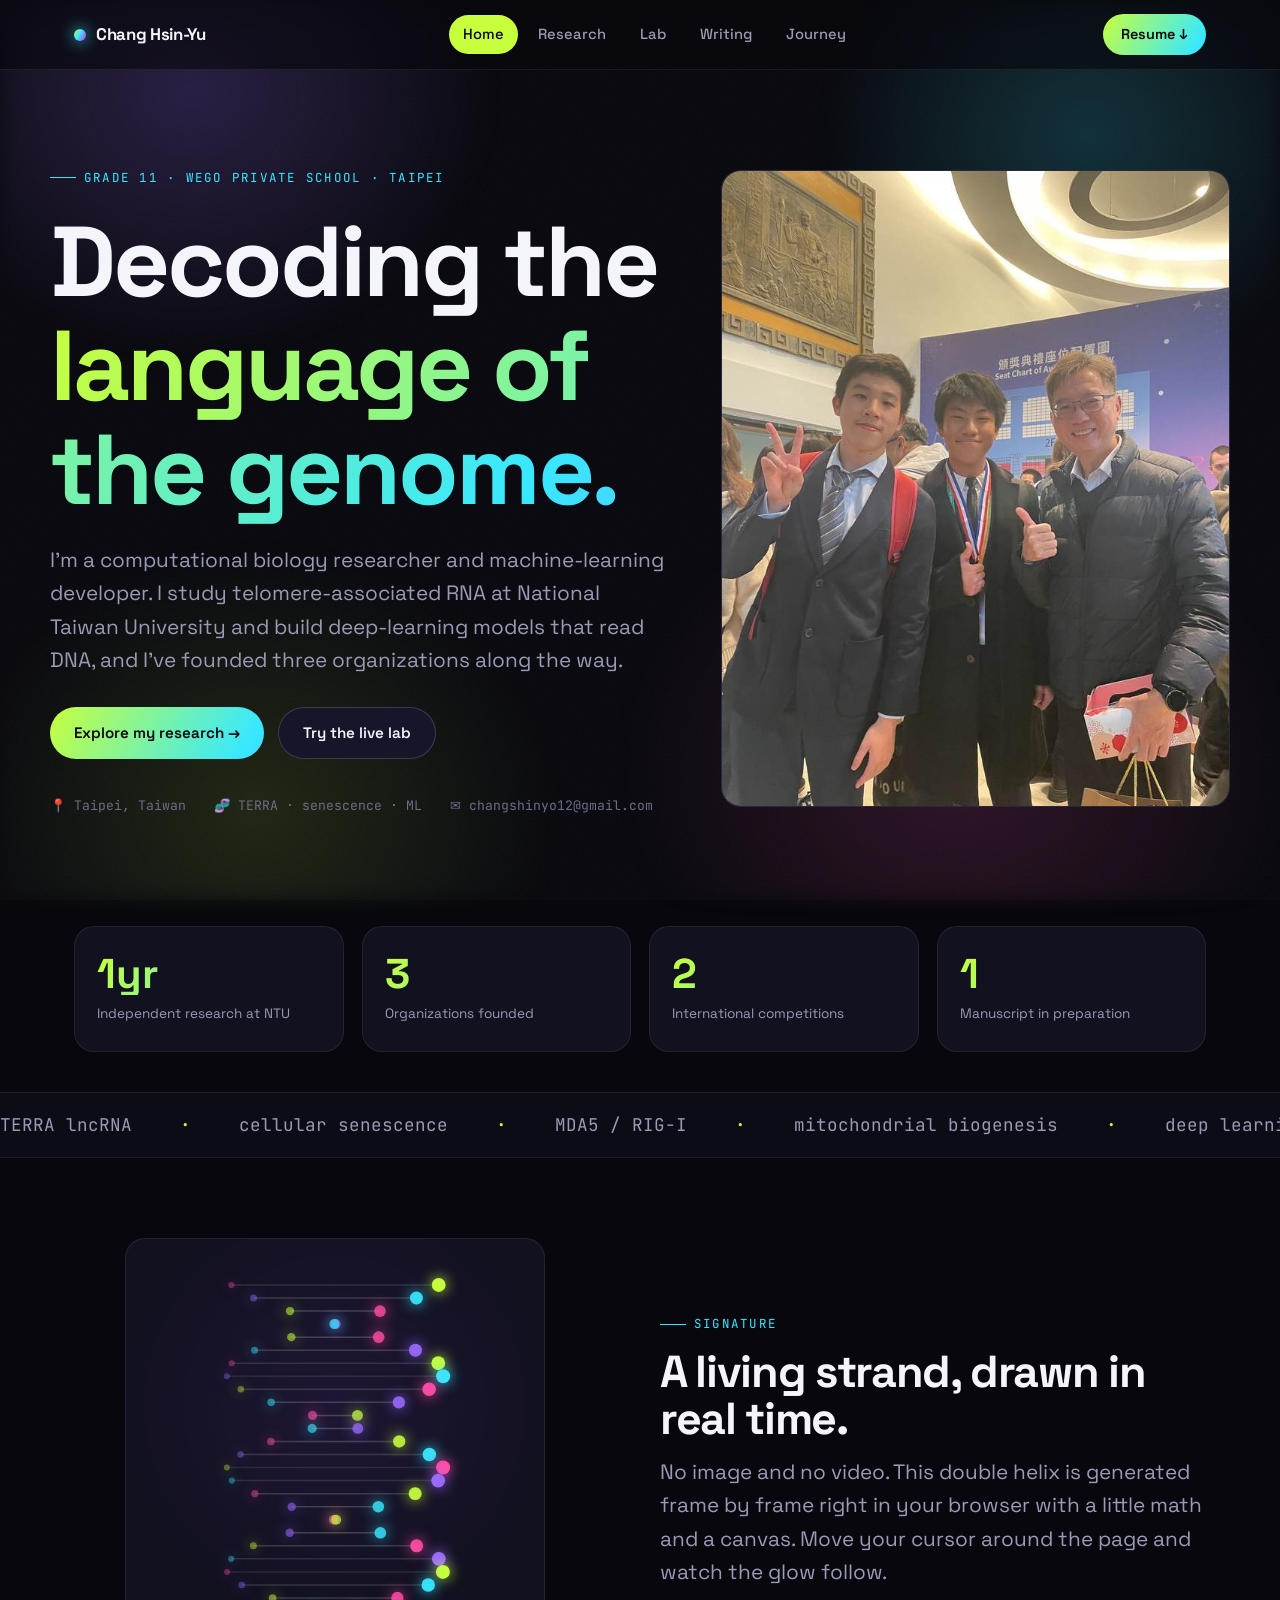
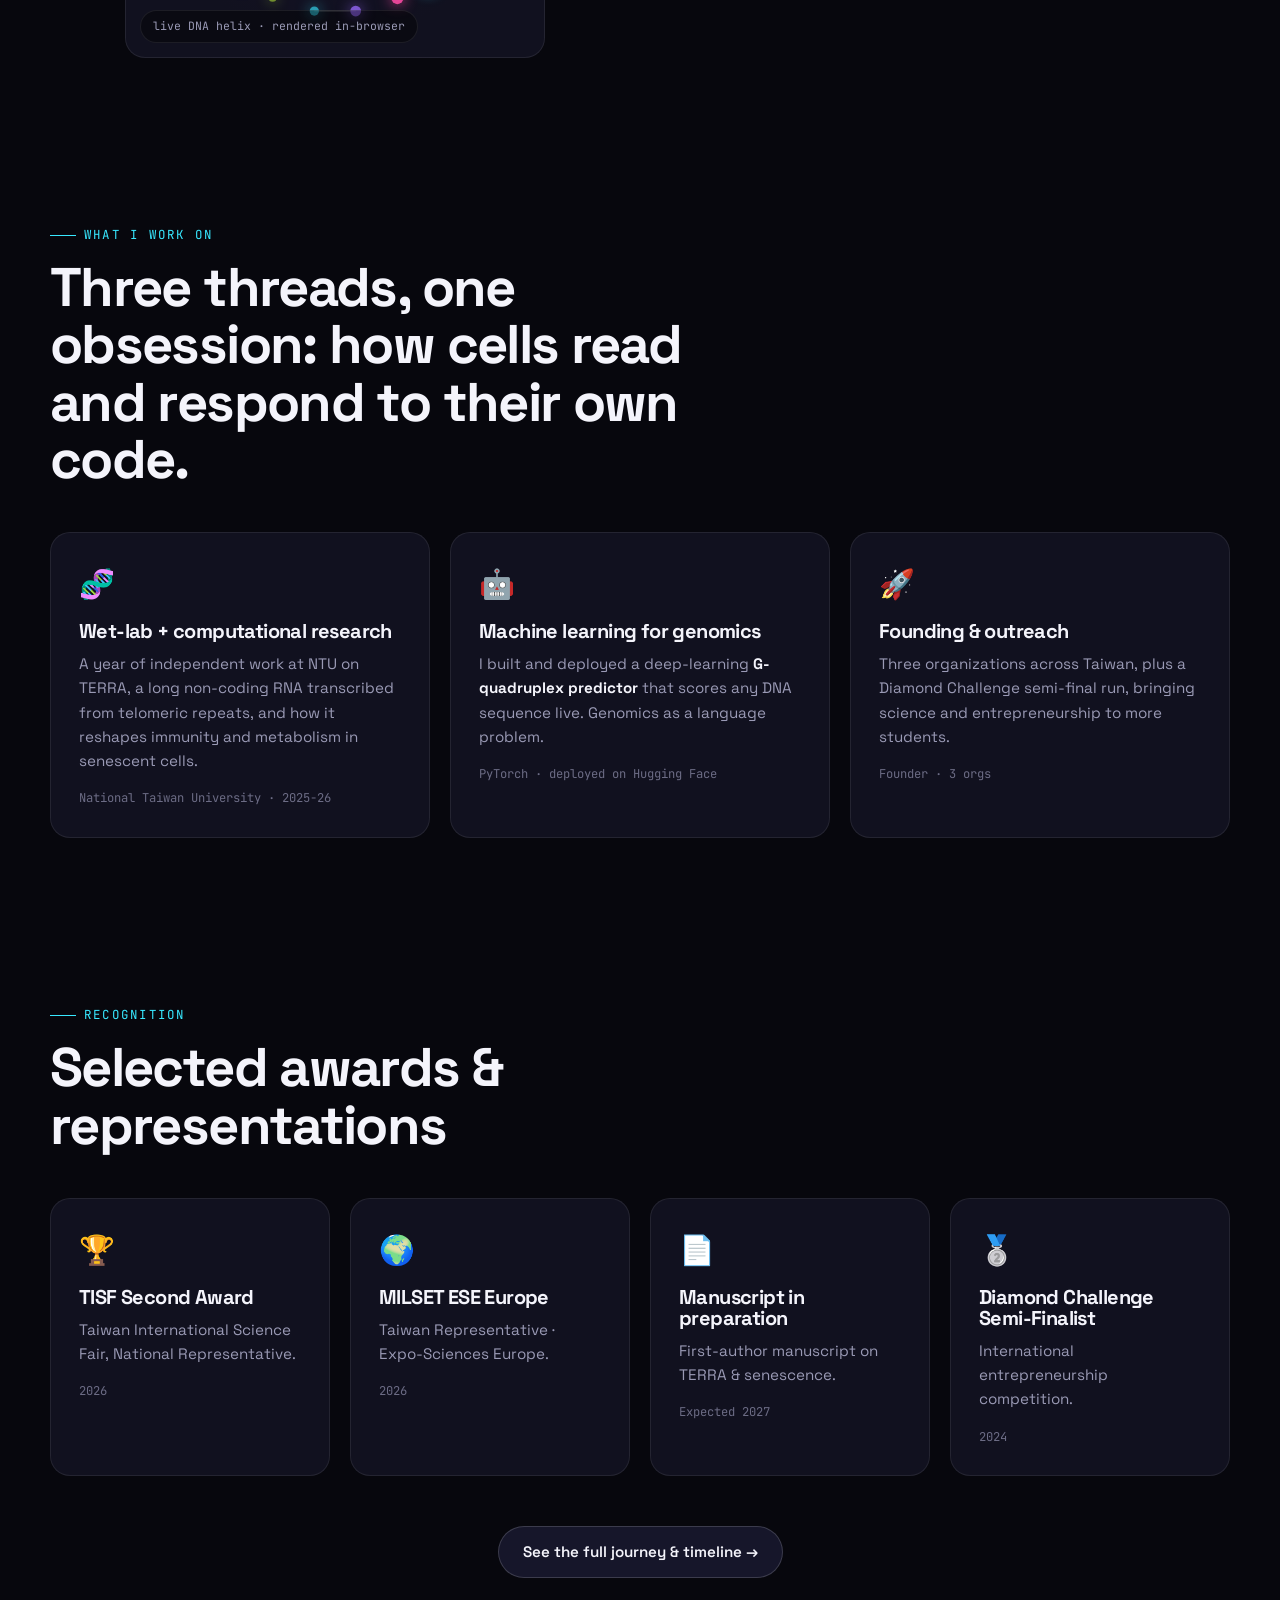
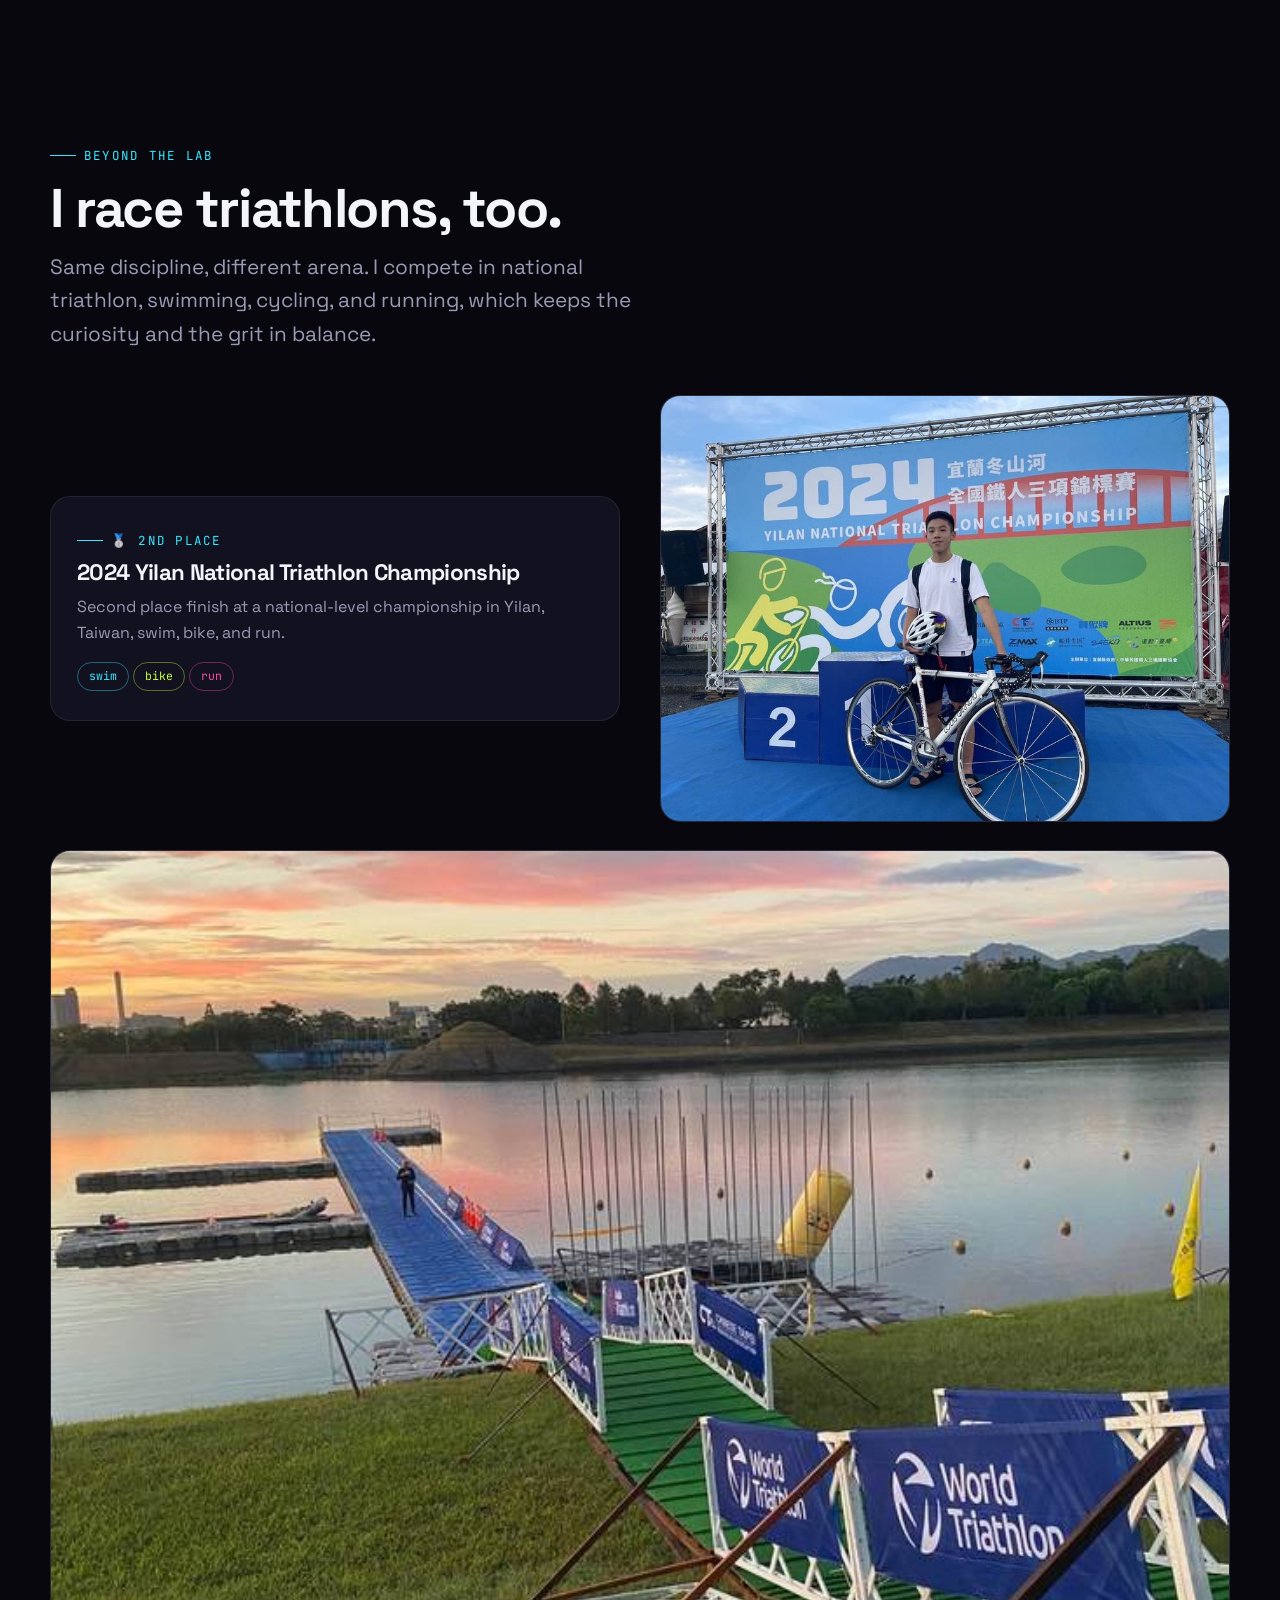
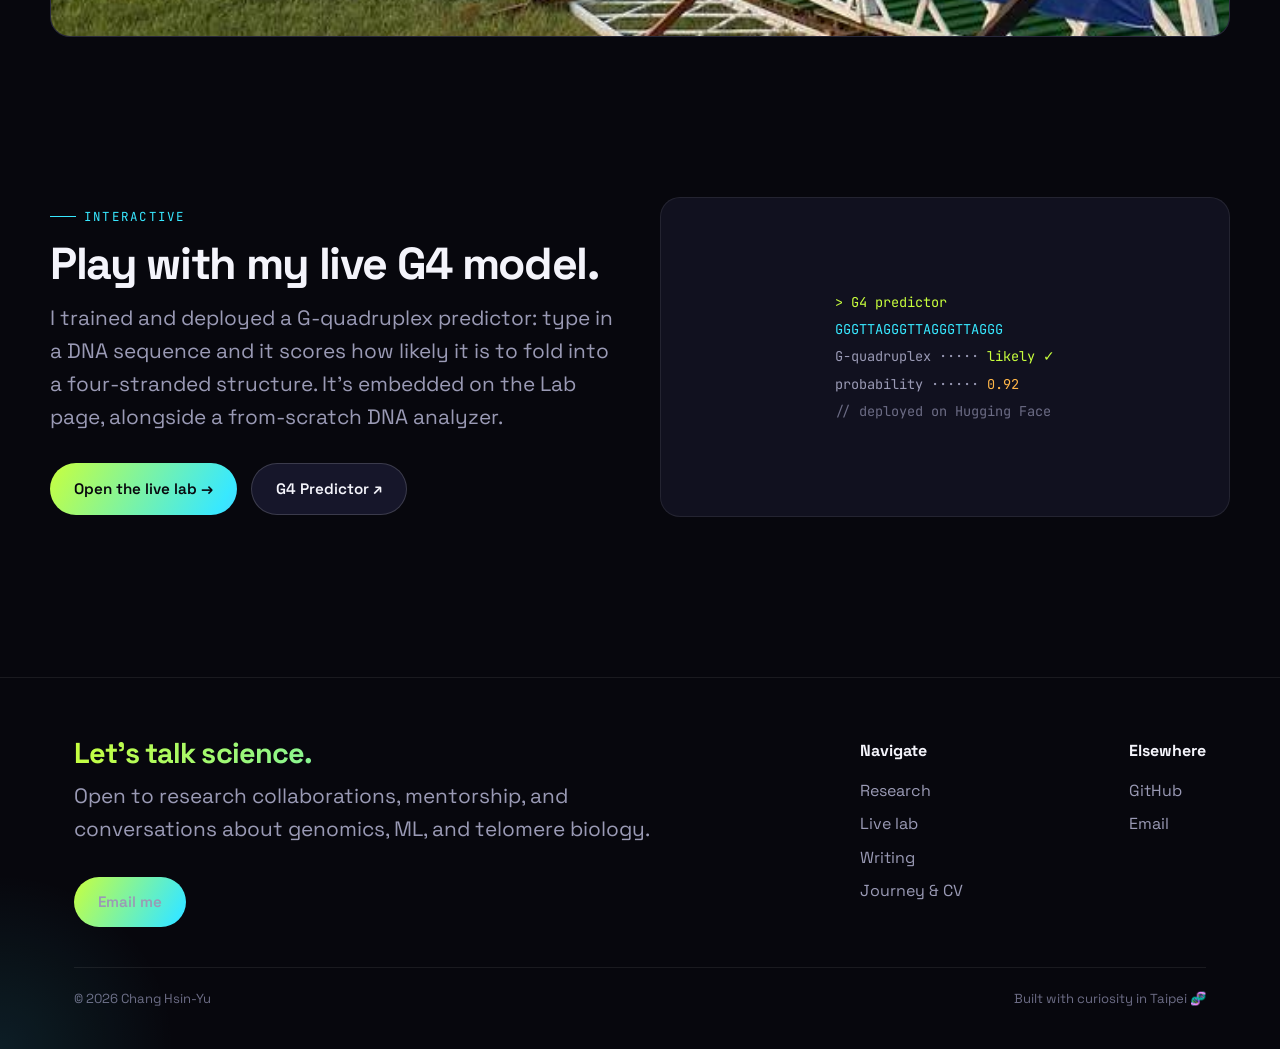
<file: index.html>
<!DOCTYPE html>
<html lang="en">
<head>
<meta charset="UTF-8">
<meta name="viewport" content="width=device-width,initial-scale=1.0">
<title>Chang Hsin-Yu | Computational Biology Researcher</title>
<meta name="description" content="Chang Hsin-Yu, computational biology researcher and ML developer in Taipei. Investigating telomere-associated RNA at NTU and building deep learning models for genomic sequence prediction.">
<link rel="preconnect" href="https://fonts.googleapis.com">
<link rel="preconnect" href="https://fonts.gstatic.com" crossorigin>
<link href="https://fonts.googleapis.com/css2?family=Space+Grotesk:wght@400;500;600;700&family=JetBrains+Mono:wght@400;500&display=swap" rel="stylesheet">
<link rel="stylesheet" href="assets/styles.css">
</head>
<body>
<div class="mesh"></div><div class="grain"></div>

<nav class="nav">
  <div class="nav-inner">
    <a class="brand" href="index.html"><span class="dot"></span>Chang Hsin-Yu</a>
    <div class="nav-links">
      <a href="index.html">Home</a>
      <a href="research.html">Research</a>
      <a href="lab.html">Lab</a>
      <a href="writing.html">Writing</a>
      <a href="journey.html">Journey</a>
    </div>
    <a class="nav-cta" href="journey.html#cv">Resume ↓</a>
    <button class="nav-toggle" onclick="toggleNav()">☰</button>
  </div>
</nav>

<header class="hero wrap">
  <div class="hero-grid">
    <div>
      <span class="eyebrow">Grade 11 · Wego Private School · Taipei</span>
      <h1 class="display">Decoding the<br><span class="gradient-text">language of the genome.</span></h1>
      <p class="lead">I'm a computational biology researcher and machine-learning developer. I study telomere-associated RNA at National Taiwan University and build deep-learning models that read DNA, and I've founded three organizations along the way.</p>
      <div class="hero-actions">
        <a class="btn btn-primary" href="research.html" data-magnetic>Explore my research →</a>
        <a class="btn btn-ghost" href="lab.html" data-magnetic>Try the live lab</a>
      </div>
      <div class="hero-meta">
        <span>📍 Taipei, Taiwan</span>
        <span>🧬 TERRA · senescence · ML</span>
        <span>✉ changshinyo12@gmail.com</span>
      </div>
    </div>
    <div class="ph click hero-photo reveal" data-cap="At the TISF 2026 award ceremony"><img src="[data-uri]" alt="Chang Hsin-Yu at the TISF 2026 award ceremony" loading="lazy"><span class="cap">TISF 2026 · award ceremony</span></div>
  </div>
</header>

<section class="wrap">
  <div class="stats">
    <div class="stat reveal"><div class="num gradient-text"><span data-count="1" data-suffix="yr">0</span></div><div class="lbl">Independent research at NTU</div></div>
    <div class="stat reveal"><div class="num gradient-text"><span data-count="3">0</span></div><div class="lbl">Organizations founded</div></div>
    <div class="stat reveal"><div class="num gradient-text"><span data-count="2">0</span></div><div class="lbl">International competitions</div></div>
    <div class="stat reveal"><div class="num gradient-text"><span data-count="1">0</span></div><div class="lbl">Manuscript in preparation</div></div>
  </div>
</section>

<div class="marquee" aria-hidden="true">
  <div class="marquee-track">
    <span>TERRA lncRNA <b>·</b> cellular senescence <b>·</b> MDA5 / RIG-I <b>·</b> mitochondrial biogenesis <b>·</b> deep learning <b>·</b> genomic sequence prediction <b>·</b> PGC-1α <b>·</b> innate immunity <b>·</b></span>
    <span>TERRA lncRNA <b>·</b> cellular senescence <b>·</b> MDA5 / RIG-I <b>·</b> mitochondrial biogenesis <b>·</b> deep learning <b>·</b> genomic sequence prediction <b>·</b> PGC-1α <b>·</b> innate immunity <b>·</b></span>
  </div>
</div>

<section class="section wrap">
  <div class="feature">
    <div class="helix-card reveal" style="max-width:420px;width:100%;margin:0 auto">
      <canvas id="helix"></canvas>
      <span class="helix-tag">live DNA helix · rendered in-browser</span>
    </div>
    <div class="reveal">
      <span class="eyebrow">Signature</span>
      <h2 style="font-size:clamp(1.8rem,4vw,2.8rem);margin:14px 0">A living strand, drawn in real time.</h2>
      <p class="lead">No image and no video. This double helix is generated frame by frame right in your browser with a little math and a canvas. Move your cursor around the page and watch the glow follow.</p>
    </div>
  </div>
</section>

<section class="section wrap">
  <div class="section-head reveal">
    <span class="eyebrow">What I work on</span>
    <h2>Three threads, one obsession: how cells read and respond to their own code.</h2>
  </div>
  <div class="cards">
    <a class="card reveal link" href="research.html" style="text-decoration:none;color:inherit">
      <div class="ico">🧬</div>
      <h3>Wet-lab + computational research</h3>
      <p>A year of independent work at NTU on TERRA, a long non-coding RNA transcribed from telomeric repeats, and how it reshapes immunity and metabolism in senescent cells.</p>
      <div class="meta">National Taiwan University · 2025-26</div>
    </a>
    <a class="card reveal link" href="lab.html" style="text-decoration:none;color:inherit">
      <div class="ico">🤖</div>
      <h3>Machine learning for genomics</h3>
      <p>I built and deployed a deep-learning <strong style="color:var(--text)">G-quadruplex predictor</strong> that scores any DNA sequence live. Genomics as a language problem.</p>
      <div class="meta">PyTorch · deployed on Hugging Face</div>
    </a>
    <a class="card reveal link" href="journey.html" style="text-decoration:none;color:inherit">
      <div class="ico">🚀</div>
      <h3>Founding &amp; outreach</h3>
      <p>Three organizations across Taiwan, plus a Diamond Challenge semi-final run, bringing science and entrepreneurship to more students.</p>
      <div class="meta">Founder · 3 orgs</div>
    </a>
  </div>
</section>

<section class="section wrap">
  <div class="section-head reveal">
    <span class="eyebrow">Recognition</span>
    <h2>Selected awards &amp; representations</h2>
  </div>
  <div class="cards">
    <a class="card reveal link" href="research.html" style="text-decoration:none;color:inherit"><div class="ico">🏆</div><h3>TISF Second Award</h3><p>Taiwan International Science Fair, National Representative.</p><div class="meta">2026</div></a>
    <a class="card reveal link" href="journey.html" style="text-decoration:none;color:inherit"><div class="ico">🌍</div><h3>MILSET ESE Europe</h3><p>Taiwan Representative · Expo-Sciences Europe.</p><div class="meta">2026</div></a>
    <a class="card reveal link" href="research.html" style="text-decoration:none;color:inherit"><div class="ico">📄</div><h3>Manuscript in preparation</h3><p>First-author manuscript on TERRA &amp; senescence.</p><div class="meta">Expected 2027</div></a>
    <a class="card reveal link" href="journey.html" style="text-decoration:none;color:inherit"><div class="ico">🥈</div><h3>Diamond Challenge Semi-Finalist</h3><p>International entrepreneurship competition.</p><div class="meta">2024</div></a>
  </div>
  </div>
  <div class="center mt-l reveal">
    <a class="btn btn-ghost" href="journey.html" data-magnetic>See the full journey & timeline →</a>
  </div>
</section>

<section class="section wrap">
  <div class="section-head reveal">
    <span class="eyebrow">Beyond the lab</span>
    <h2>I race triathlons, too.</h2>
    <p class="lead">Same discipline, different arena. I compete in national triathlon, swimming, cycling, and running, which keeps the curiosity and the grit in balance.</p>
  </div>
  <div class="feature">
    <div class="reveal">
      <div class="lab-panel" style="margin:0">
        <span class="eyebrow">🥈 2nd place</span>
        <h3 style="font-size:1.4rem;margin:10px 0">2024 Yilan National Triathlon Championship</h3>
        <p style="color:var(--muted)">Second place finish at a national-level championship in Yilan, Taiwan, swim, bike, and run.</p>
        <div class="mt-s"><span class="tag cyan">swim</span><span class="tag lime">bike</span><span class="tag mag">run</span></div>
      </div>
    </div>
    <div class="ph click reveal" style="aspect-ratio:4/3" data-cap="2nd place, 2024 Yilan National Triathlon Championship"><img src="[data-uri]" alt="Second place at 2024 Yilan National Triathlon Championship" loading="lazy"><span class="cap">2024 Yilan National Triathlon Championship</span></div>
  </div>
  <div class="gallery mt-m">
    <div class="ph click wide reveal" data-cap="Race morning at the triathlon venue" style="grid-column:1/-1"><img src="[data-uri]" alt="Triathlon venue at sunrise" loading="lazy"><span class="cap">Race morning</span></div>
  </div>
</section>

<section class="section wrap">
  <div class="feature">
    <div class="reveal">
      <span class="eyebrow">Interactive</span>
      <h2 style="font-size:clamp(1.8rem,4vw,2.8rem);margin:14px 0">Play with my live G4 model.</h2>
      <p class="lead">I trained and deployed a G-quadruplex predictor: type in a DNA sequence and it scores how likely it is to fold into a four-stranded structure. It's embedded on the Lab page, alongside a from-scratch DNA analyzer.</p>
      <div class="mt-m hero-actions"><a class="btn btn-primary" href="lab.html" data-magnetic>Open the live lab →</a><a class="btn btn-ghost" href="https://huggingface.co/spaces/Justin980/g4-predictor" target="_blank" rel="noopener" data-magnetic>G4 Predictor ↗</a></div>
    </div>
    <div class="feature-visual reveal">
      <div style="font-family:var(--mono);font-size:.85rem;color:var(--muted);padding:30px;line-height:2">
        <div style="color:var(--lime)">&gt; G4 predictor</div>
        <div><span style="color:var(--cyan)">GGGTTAGGGTTAGGGTTAGGG</span></div>
        <div>G-quadruplex ····· <span style="color:var(--lime)">likely ✓</span></div>
        <div>probability ······ <span style="color:var(--amber)">0.92</span></div>
        <div style="color:var(--muted-2)">// deployed on Hugging Face</div>
      </div>
    </div>
  </div>
</section>

<footer class="footer">
  <div class="wrap">
    <div class="footer-grid">
      <div>
        <h3 class="gradient-text">Let's talk science.</h3>
        <p class="lead">Open to research collaborations, mentorship, and conversations about genomics, ML, and telomere biology.</p>
        <div class="hero-actions"><a class="btn btn-primary" href="mailto:changshinyo12@gmail.com" data-magnetic>Email me</a></div>
      </div>
      <div class="footer-links">
        <strong style="color:var(--text);margin-bottom:6px">Navigate</strong>
        <a href="research.html">Research</a><a href="lab.html">Live lab</a><a href="writing.html">Writing</a><a href="journey.html">Journey & CV</a>
      </div>
      <div class="footer-links">
        <strong style="color:var(--text);margin-bottom:6px">Elsewhere</strong>
        <a href="https://github.com/changshinyo12-ops">GitHub</a><a href="mailto:changshinyo12@gmail.com">Email</a>
      </div>
    </div>
    <div class="footer-bottom"><span>© 2026 Chang Hsin-Yu</span><span>Built with curiosity in Taipei 🧬</span></div>
  </div>
</footer>
<script src="assets/main.js"></script>
</body>
</html>
</file>
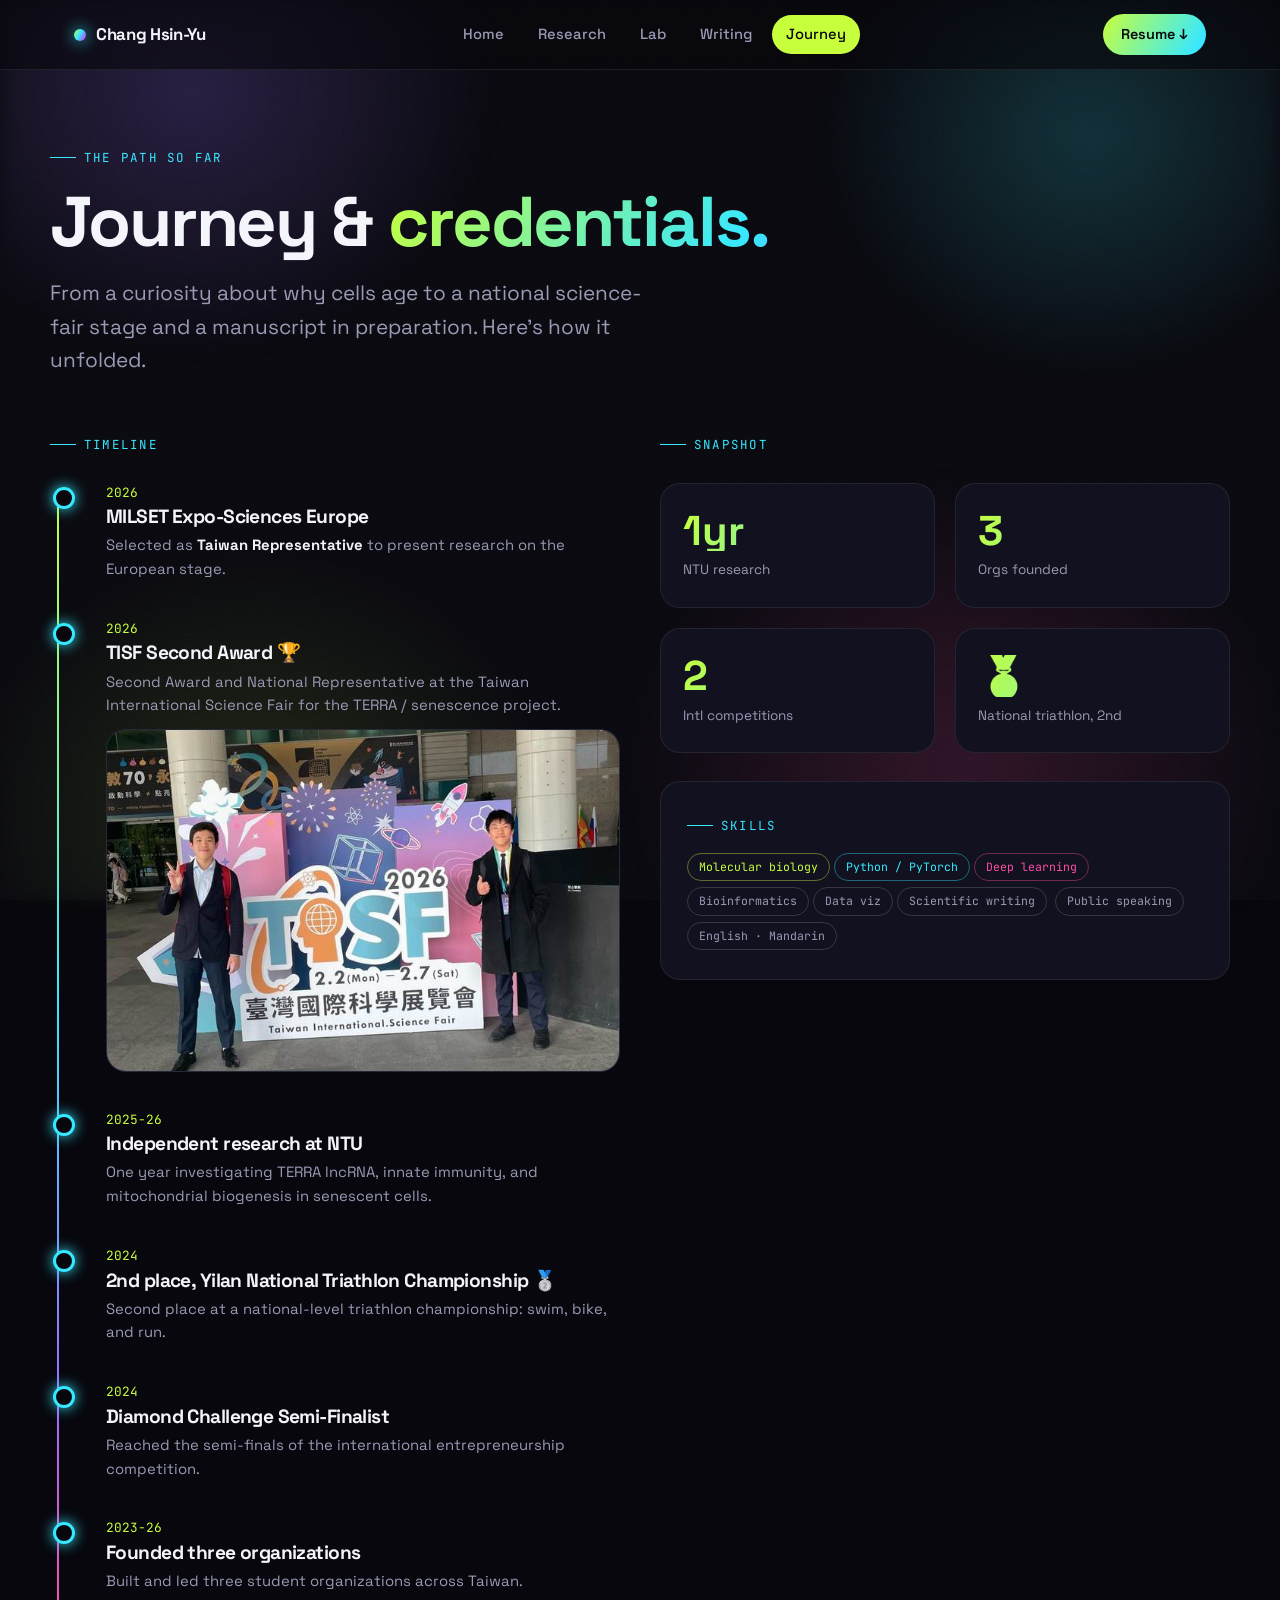
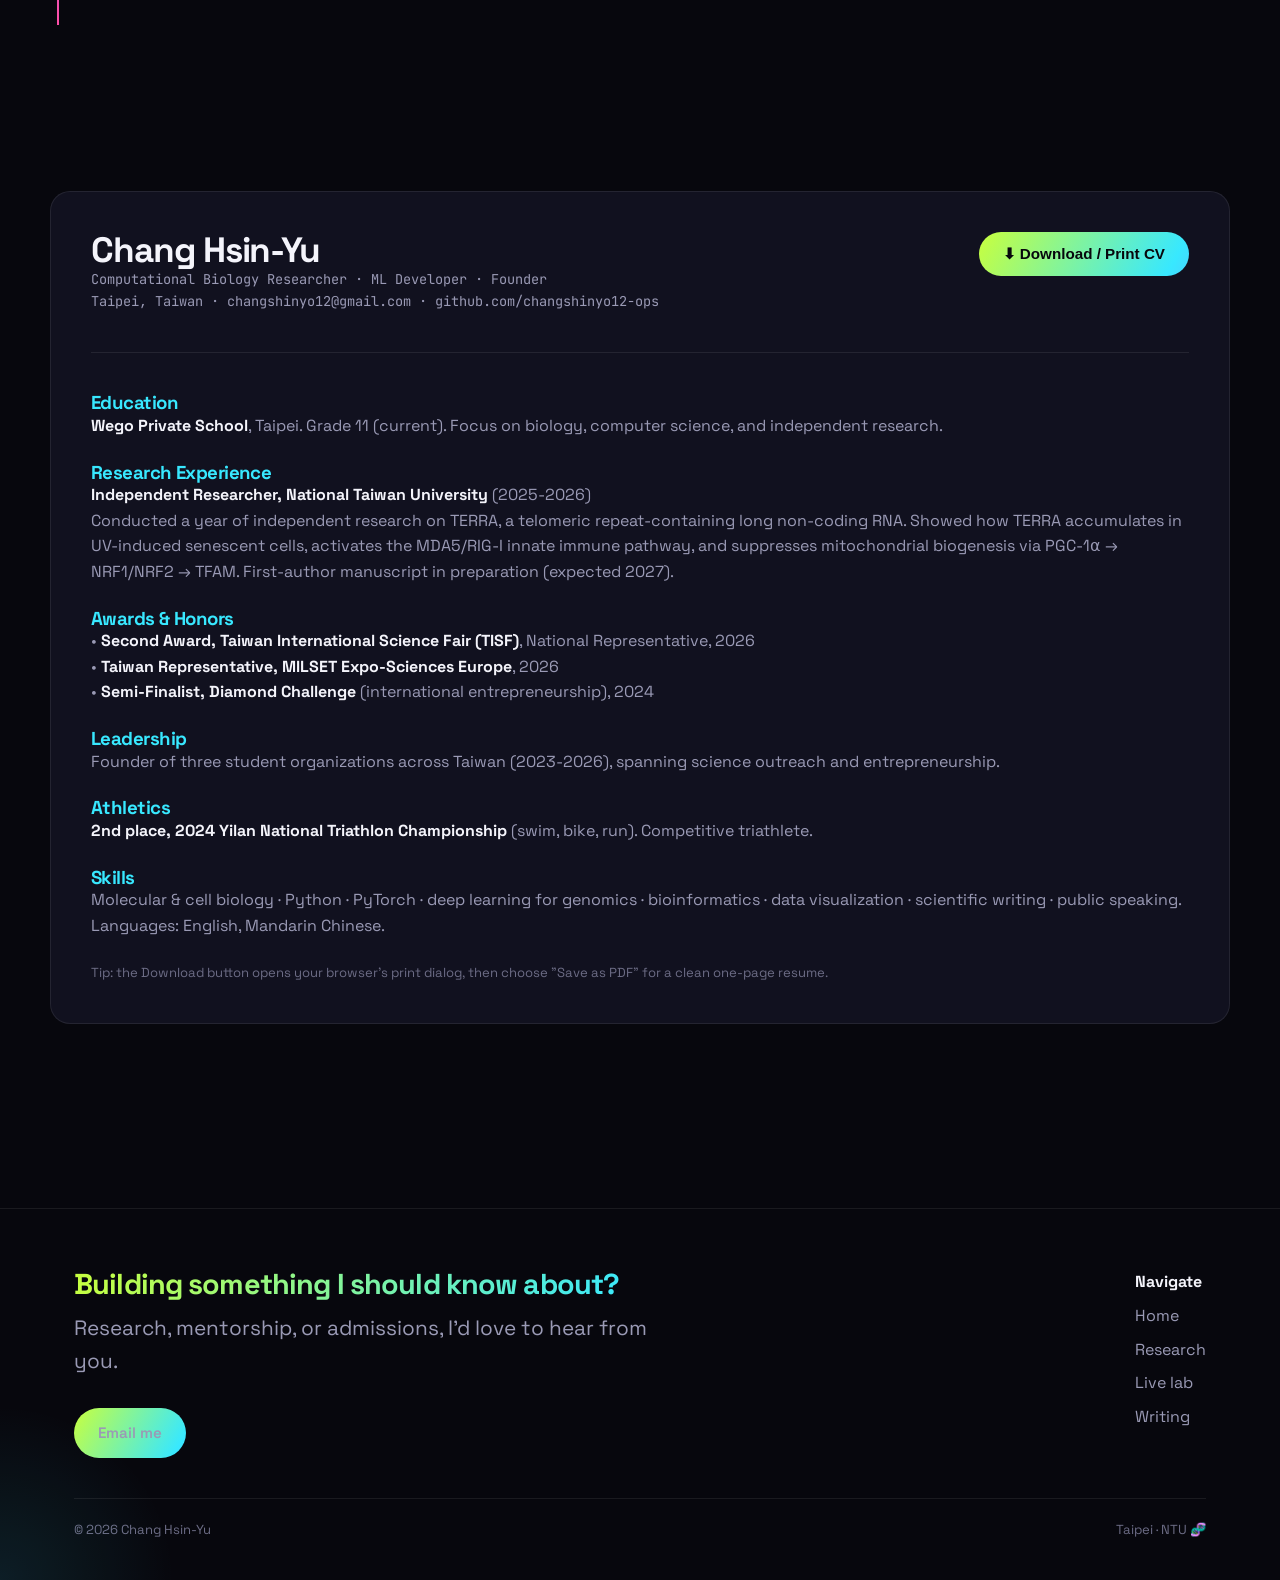
<file: journey.html>
<!DOCTYPE html>
<html lang="en">
<head>
<meta charset="UTF-8">
<meta name="viewport" content="width=device-width,initial-scale=1.0">
<title>Journey & CV | Chang Hsin-Yu</title>
<meta name="description" content="Timeline of achievements and full CV for Chang Hsin-Yu, computational biology researcher, ML developer, and founder based in Taipei.">
<link rel="preconnect" href="https://fonts.googleapis.com"><link rel="preconnect" href="https://fonts.gstatic.com" crossorigin>
<link href="https://fonts.googleapis.com/css2?family=Space+Grotesk:wght@400;500;600;700&family=JetBrains+Mono:wght@400;500&display=swap" rel="stylesheet">
<link rel="stylesheet" href="assets/styles.css">
<style>
@media print{
  .nav,.footer,.mesh,.grain,.cursor-glow,.noprint{display:none!important}
  body{background:#fff;color:#000}
  #cv{border:0;background:#fff;color:#000;box-shadow:none}
  #cv *{color:#000!important}
  #cv .eyebrow,#cv h2,#cv h3{color:#000!important}
  a{color:#000!important;text-decoration:none}
}
</style>
</head>
<body>
<div class="mesh"></div><div class="grain"></div>
<nav class="nav"><div class="nav-inner">
  <a class="brand" href="index.html"><span class="dot"></span>Chang Hsin-Yu</a>
  <div class="nav-links"><a href="index.html">Home</a><a href="research.html">Research</a><a href="lab.html">Lab</a><a href="writing.html">Writing</a><a href="journey.html">Journey</a></div>
  <a class="nav-cta" href="#cv">Resume ↓</a>
  <button class="nav-toggle" onclick="toggleNav()">☰</button>
</div></nav>

<header class="page-hero wrap">
  <span class="eyebrow">The path so far</span>
  <h1>Journey &amp; <span class="gradient-text">credentials.</span></h1>
  <p class="lead">From a curiosity about why cells age to a national science-fair stage and a manuscript in preparation. Here's how it unfolded.</p>
</header>

<section class="section wrap" style="padding-top:20px">
  <div class="feature" style="align-items:start">
    <div class="reveal">
      <span class="eyebrow">Timeline</span>
      <div class="timeline mt-m">
        <div class="tl-item"><div class="yr">2026</div><h3>MILSET Expo-Sciences Europe</h3><p>Selected as <strong style="color:var(--text)">Taiwan Representative</strong> to present research on the European stage.</p></div>
        <div class="tl-item"><div class="yr">2026</div><h3>TISF Second Award 🏆</h3><p>Second Award and National Representative at the Taiwan International Science Fair for the TERRA / senescence project.</p>
          <div class="ph click tl-photo" data-cap="Taiwan International Science Fair 2026"><img src="[data-uri]" alt="At the Taiwan International Science Fair 2026" loading="lazy"><span class="cap">TISF 2026</span></div></div>
        <div class="tl-item"><div class="yr">2025-26</div><h3>Independent research at NTU</h3><p>One year investigating TERRA lncRNA, innate immunity, and mitochondrial biogenesis in senescent cells.</p></div>
        <div class="tl-item"><div class="yr">2024</div><h3>2nd place, Yilan National Triathlon Championship 🥈</h3><p>Second place at a national-level triathlon championship: swim, bike, and run.</p></div>
        <div class="tl-item"><div class="yr">2024</div><h3>Diamond Challenge Semi-Finalist</h3><p>Reached the semi-finals of the international entrepreneurship competition.</p></div>
        <div class="tl-item"><div class="yr">2023-26</div><h3>Founded three organizations</h3><p>Built and led three student organizations across Taiwan.</p></div>
      </div>
    </div>
    <div class="reveal">
      <span class="eyebrow">Snapshot</span>
      <div class="cards mt-m" style="grid-template-columns:1fr 1fr">
        <div class="stat"><div class="num gradient-text"><span data-count="1" data-suffix="yr">0</span></div><div class="lbl">NTU research</div></div>
        <div class="stat"><div class="num gradient-text"><span data-count="3">0</span></div><div class="lbl">Orgs founded</div></div>
        <div class="stat"><div class="num gradient-text"><span data-count="2">0</span></div><div class="lbl">Intl competitions</div></div>
        <div class="stat"><div class="num gradient-text">🥈</div><div class="lbl">National triathlon, 2nd</div></div>
      </div>
      <div class="lab-panel mt-m">
        <span class="eyebrow">Skills</span>
        <div class="mt-s">
          <span class="tag lime">Molecular biology</span><span class="tag cyan">Python / PyTorch</span><span class="tag mag">Deep learning</span>
          <span class="tag">Bioinformatics</span><span class="tag">Data viz</span><span class="tag">Scientific writing</span>
          <span class="tag">Public speaking</span><span class="tag">English · Mandarin</span>
        </div>
      </div>
    </div>
  </div>
</section>

<section class="section wrap" id="cv">
  <div class="lab-panel reveal" style="padding:40px">
    <div style="display:flex;justify-content:space-between;align-items:flex-start;flex-wrap:wrap;gap:16px">
      <div>
        <h2 style="font-size:2.2rem">Chang Hsin-Yu</h2>
        <p style="color:var(--muted);font-family:var(--mono);font-size:.85rem">Computational Biology Researcher · ML Developer · Founder</p>
        <p style="color:var(--muted);font-family:var(--mono);font-size:.85rem">Taipei, Taiwan · changshinyo12@gmail.com · github.com/changshinyo12-ops</p>
      </div>
      <button class="btn btn-primary noprint" onclick="window.print()" data-magnetic>⬇ Download / Print CV</button>
    </div>
    <div class="divider"></div>

    <h3 style="color:var(--cyan)">Education</h3>
    <p style="color:var(--muted)"><strong style="color:var(--text)">Wego Private School</strong>, Taipei. Grade 11 (current). Focus on biology, computer science, and independent research.</p>

    <h3 style="color:var(--cyan);margin-top:24px">Research Experience</h3>
    <p style="color:var(--muted)"><strong style="color:var(--text)">Independent Researcher, National Taiwan University</strong> (2025-2026)<br>
    Conducted a year of independent research on TERRA, a telomeric repeat-containing long non-coding RNA. Showed how TERRA accumulates in UV-induced senescent cells, activates the MDA5/RIG-I innate immune pathway, and suppresses mitochondrial biogenesis via PGC-1α → NRF1/NRF2 → TFAM. First-author manuscript in preparation (expected 2027).</p>

    <h3 style="color:var(--cyan);margin-top:24px">Awards &amp; Honors</h3>
    <p style="color:var(--muted)">
    • <strong style="color:var(--text)">Second Award, Taiwan International Science Fair (TISF)</strong>, National Representative, 2026<br>
    • <strong style="color:var(--text)">Taiwan Representative, MILSET Expo-Sciences Europe</strong>, 2026<br>
    • <strong style="color:var(--text)">Semi-Finalist, Diamond Challenge</strong> (international entrepreneurship), 2024</p>

    <h3 style="color:var(--cyan);margin-top:24px">Leadership</h3>
    <p style="color:var(--muted)">Founder of three student organizations across Taiwan (2023-2026), spanning science outreach and entrepreneurship.</p>

    <h3 style="color:var(--cyan);margin-top:24px">Athletics</h3>
    <p style="color:var(--muted)"><strong style="color:var(--text)">2nd place, 2024 Yilan National Triathlon Championship</strong> (swim, bike, run). Competitive triathlete.</p>

    <h3 style="color:var(--cyan);margin-top:24px">Skills</h3>
    <p style="color:var(--muted)">Molecular &amp; cell biology · Python · PyTorch · deep learning for genomics · bioinformatics · data visualization · scientific writing · public speaking. Languages: English, Mandarin Chinese.</p>

    <p class="noprint" style="color:var(--muted-2);font-size:.82rem;margin-top:24px">Tip: the Download button opens your browser's print dialog, then choose "Save as PDF" for a clean one-page resume.</p>
  </div>
</section>

<footer class="footer"><div class="wrap"><div class="footer-grid">
  <div><h3 class="gradient-text">Building something I should know about?</h3><p class="lead">Research, mentorship, or admissions, I'd love to hear from you.</p><div class="hero-actions"><a class="btn btn-primary" href="mailto:changshinyo12@gmail.com" data-magnetic>Email me</a></div></div>
  <div class="footer-links"><strong style="color:var(--text)">Navigate</strong><a href="index.html">Home</a><a href="research.html">Research</a><a href="lab.html">Live lab</a><a href="writing.html">Writing</a></div>
</div><div class="footer-bottom"><span>© 2026 Chang Hsin-Yu</span><span>Taipei · NTU 🧬</span></div></div></footer>
<script src="assets/main.js"></script>
</body>
</html>
</file>
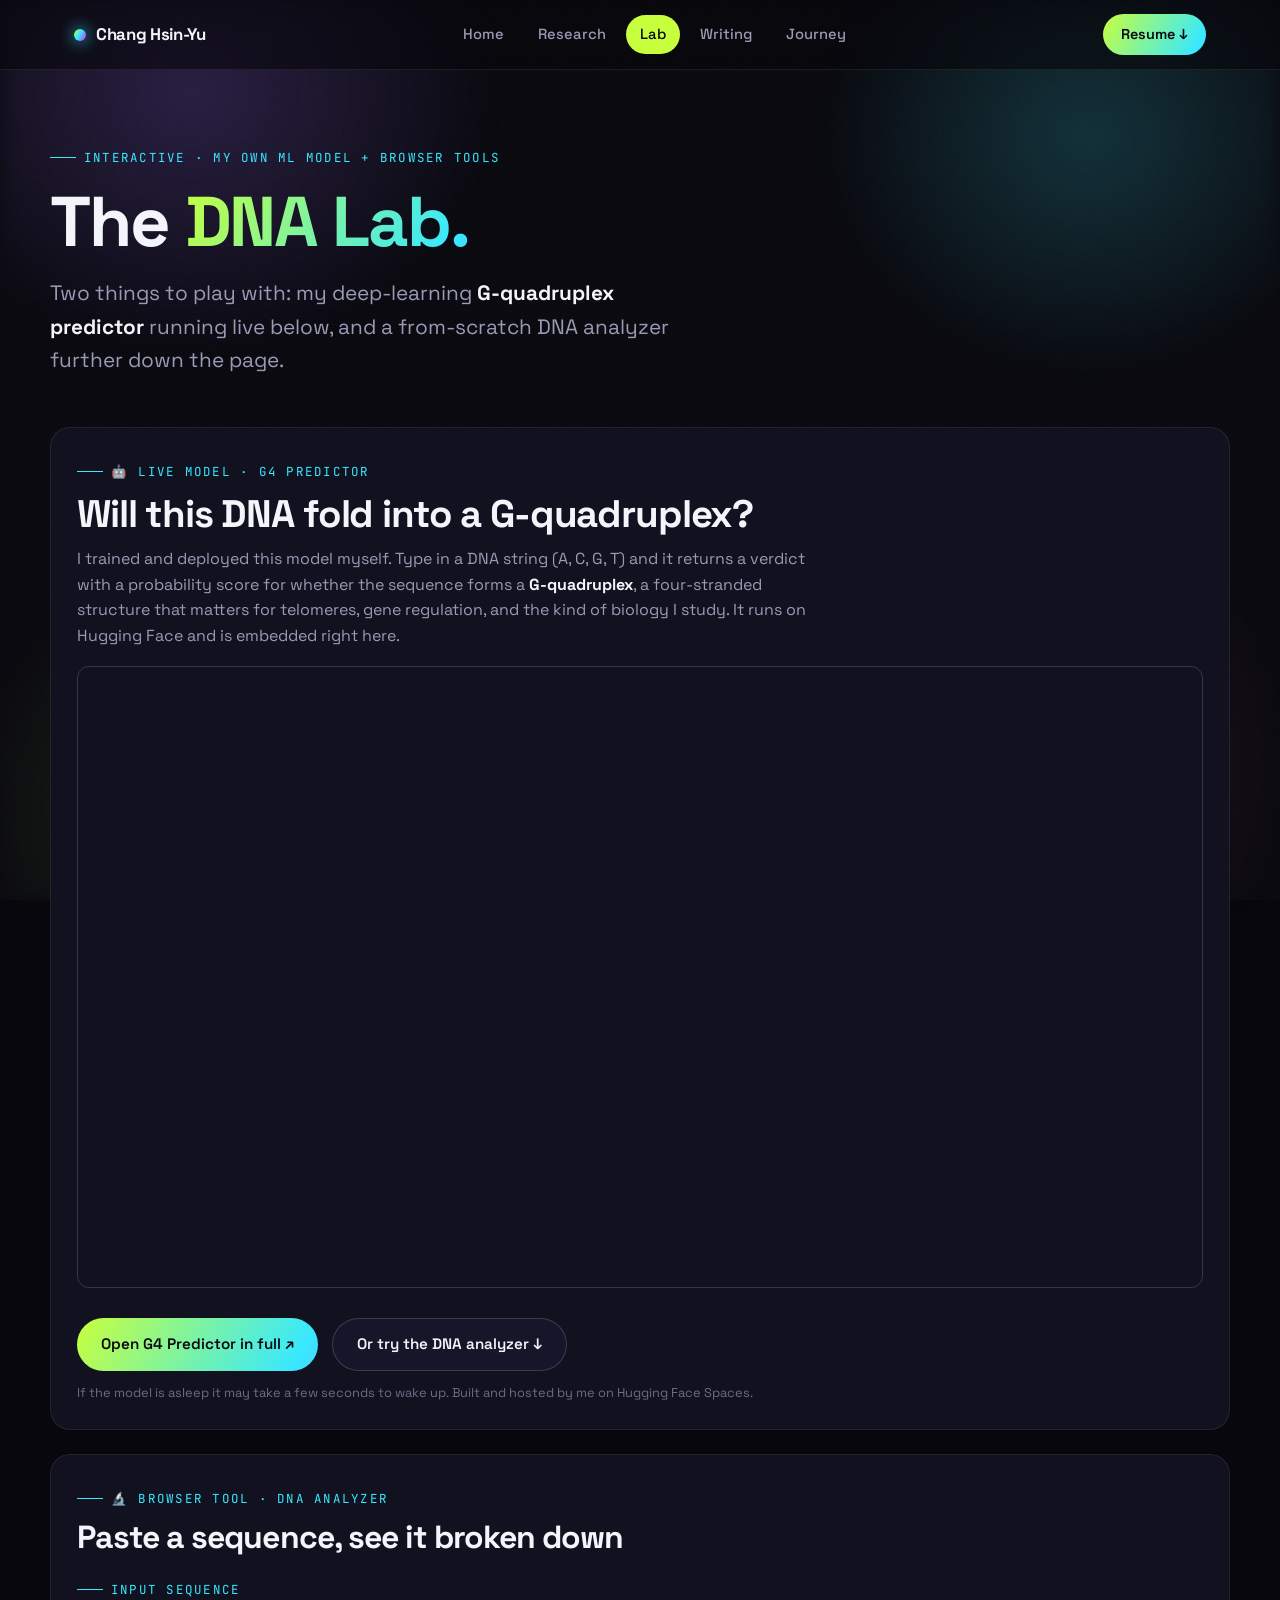
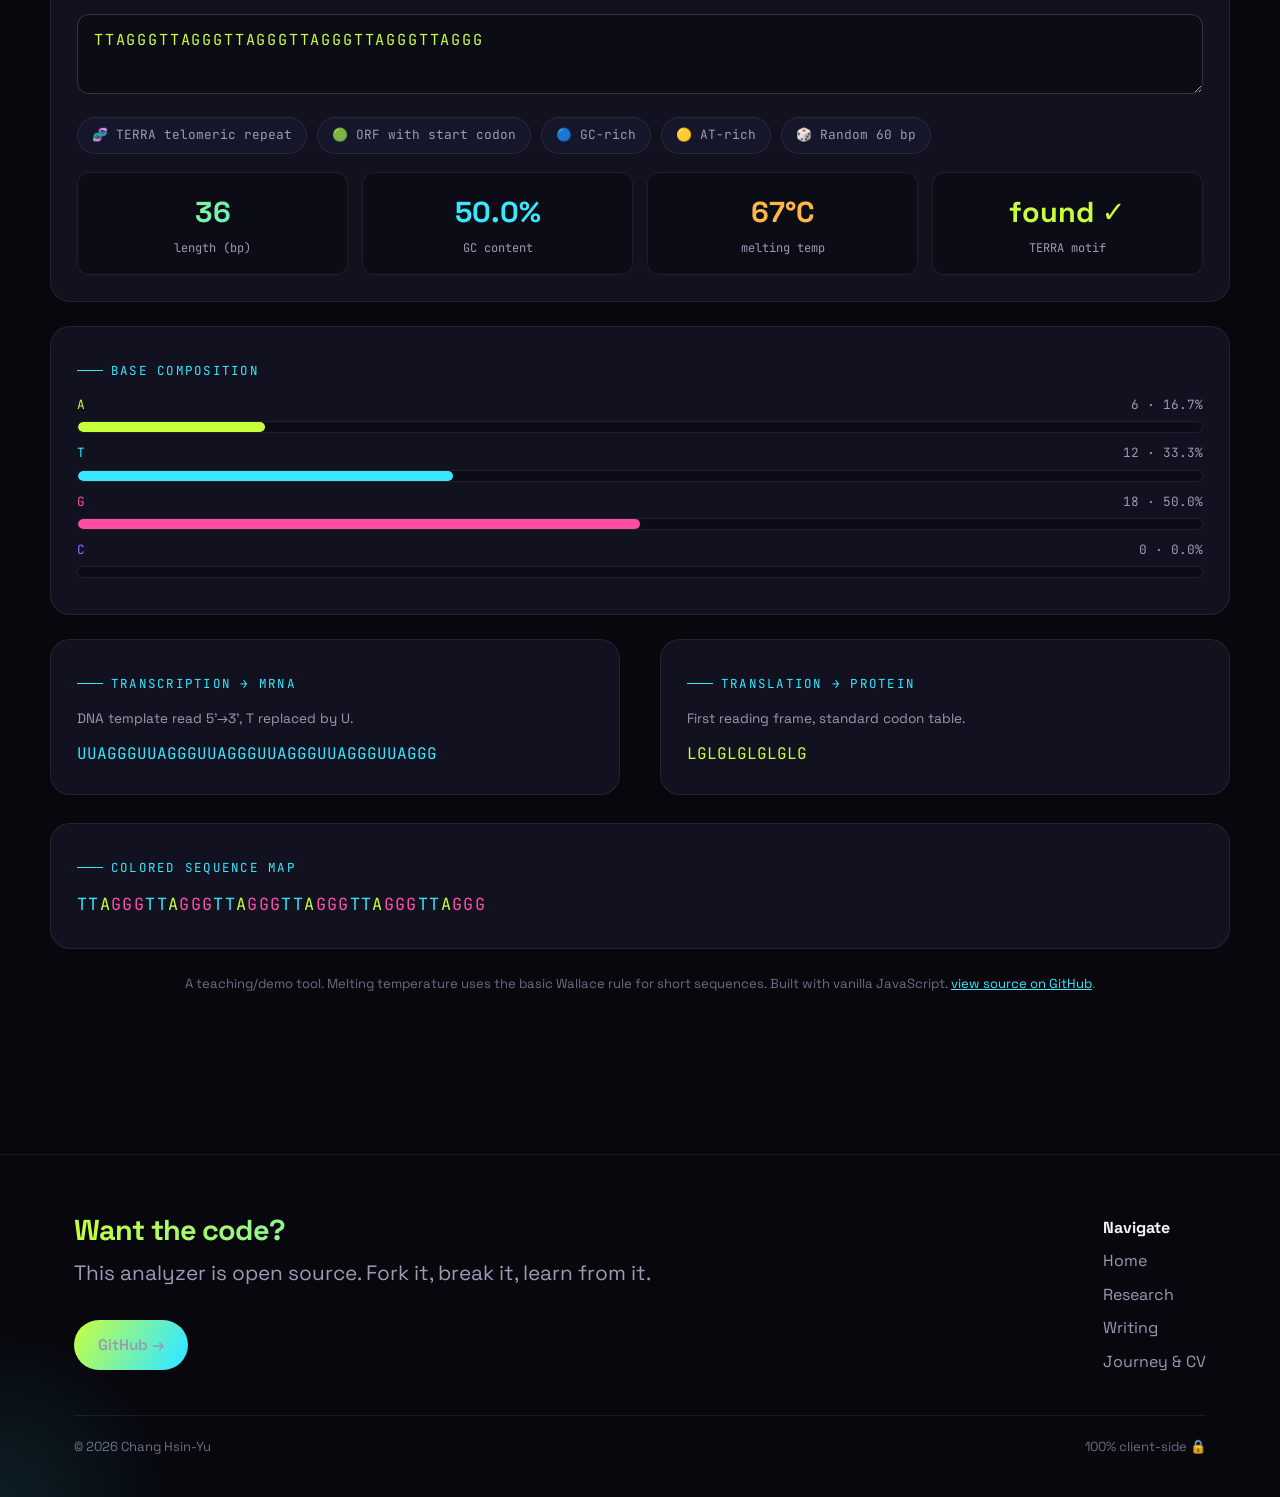
<file: lab.html>
<!DOCTYPE html>
<html lang="en">
<head>
<meta charset="UTF-8">
<meta name="viewport" content="width=device-width,initial-scale=1.0">
<title>Live Lab | DNA Sequence Analyzer | Chang Hsin-Yu</title>
<meta name="description" content="An interactive in-browser DNA sequence analyzer: GC content, TERRA telomeric motif detection, transcription, translation, and base composition, built by Chang Hsin-Yu.">
<link rel="preconnect" href="https://fonts.googleapis.com"><link rel="preconnect" href="https://fonts.gstatic.com" crossorigin>
<link href="https://fonts.googleapis.com/css2?family=Space+Grotesk:wght@400;500;600;700&family=JetBrains+Mono:wght@400;500&display=swap" rel="stylesheet">
<link rel="stylesheet" href="assets/styles.css">
</head>
<body>
<div class="mesh"></div><div class="grain"></div>
<nav class="nav"><div class="nav-inner">
  <a class="brand" href="index.html"><span class="dot"></span>Chang Hsin-Yu</a>
  <div class="nav-links"><a href="index.html">Home</a><a href="research.html">Research</a><a href="lab.html">Lab</a><a href="writing.html">Writing</a><a href="journey.html">Journey</a></div>
  <a class="nav-cta" href="journey.html#cv">Resume ↓</a>
  <button class="nav-toggle" onclick="toggleNav()">☰</button>
</div></nav>

<header class="page-hero wrap">
  <span class="eyebrow">Interactive · my own ML model + browser tools</span>
  <h1>The <span class="gradient-text">DNA Lab.</span></h1>
  <p class="lead">Two things to play with: my deep-learning <strong style="color:var(--text)">G-quadruplex predictor</strong> running live below, and a from-scratch DNA analyzer further down the page.</p>
</header>

<section class="section wrap" style="padding-top:20px">
  <div class="lab-panel reveal">
    <span class="eyebrow">🤖 Live model · G4 Predictor</span>
    <h2 style="font-size:clamp(1.6rem,4vw,2.4rem);margin:12px 0">Will this DNA fold into a G-quadruplex?</h2>
    <p style="color:var(--muted);max-width:760px">I trained and deployed this model myself. Type in a DNA string (A, C, G, T) and it returns a verdict with a probability score for whether the sequence forms a <strong style="color:var(--text)">G-quadruplex</strong>, a four-stranded structure that matters for telomeres, gene regulation, and the kind of biology I study. It runs on Hugging Face and is embedded right here.</p>
    <div style="margin:18px 0 10px;border-radius:12px;overflow:hidden;border:1px solid var(--line-strong)">
      <iframe src="https://justin980-g4-predictor.hf.space/?__theme=dark" title="G4 Predictor" style="width:100%;height:620px;border:0;display:block" loading="lazy" allow="clipboard-read; clipboard-write"></iframe>
    </div>
    <div class="hero-actions">
      <a class="btn btn-primary" href="https://huggingface.co/spaces/Justin980/g4-predictor" target="_blank" rel="noopener" data-magnetic>Open G4 Predictor in full ↗</a>
      <a class="btn btn-ghost" href="#analyzer" data-magnetic>Or try the DNA analyzer ↓</a>
    </div>
    <p style="color:var(--muted-2);font-size:.8rem;margin-top:12px">If the model is asleep it may take a few seconds to wake up. Built and hosted by me on Hugging Face Spaces.</p>
  </div>

  <div class="lab-panel reveal" id="analyzer">
    <span class="eyebrow">🔬 Browser tool · DNA analyzer</span>
    <h2 style="font-size:clamp(1.5rem,3.5vw,2rem);margin:12px 0 18px">Paste a sequence, see it broken down</h2>
    <label class="eyebrow" for="seq">Input sequence</label>
    <textarea id="seq" class="seq-input mt-s" spellcheck="false" oninput="analyze()">TTAGGGTTAGGGTTAGGGTTAGGGTTAGGGTTAGGG</textarea>
    <div class="chip-row">
      <span class="chip" onclick="preset('TTAGGGTTAGGGTTAGGGTTAGGGTTAGGGTTAGGG')">🧬 TERRA telomeric repeat</span>
      <span class="chip" onclick="preset('ATGGCCATTGTAATGGGCCGCTGAAAGGGTGCCCGATAG')">🟢 ORF with start codon</span>
      <span class="chip" onclick="preset('GCGCGCGCGCGCGCGCGCGCGCGC')">🔵 GC-rich</span>
      <span class="chip" onclick="preset('ATATATATATATATATATATATAT')">🟡 AT-rich</span>
      <span class="chip" onclick="randomSeq()">🎲 Random 60 bp</span>
    </div>
    <div class="metric-grid">
      <div class="metric"><div class="v gradient-text" id="mLen">0</div><div class="k">length (bp)</div></div>
      <div class="metric"><div class="v" id="mGC" style="color:var(--cyan)">0%</div><div class="k">GC content</div></div>
      <div class="metric"><div class="v" id="mTm" style="color:var(--amber)">0°C</div><div class="k">melting temp</div></div>
      <div class="metric"><div class="v" id="mMotif" style="color:var(--lime)">...</div><div class="k">TERRA motif</div></div>
    </div>
  </div>

  <div class="lab-panel reveal">
    <span class="eyebrow">Base composition</span>
    <div class="mt-s" id="bars"></div>
  </div>

  <div class="feature">
    <div class="lab-panel reveal" style="margin:0">
      <span class="eyebrow">Transcription → mRNA</span>
      <p class="mt-s" style="color:var(--muted);font-size:.85rem">DNA template read 5'→3', T replaced by U.</p>
      <div id="rna" style="font-family:var(--mono);word-break:break-all;color:var(--cyan);margin-top:10px;line-height:1.8"></div>
    </div>
    <div class="lab-panel reveal" style="margin:0">
      <span class="eyebrow">Translation → protein</span>
      <p class="mt-s" style="color:var(--muted);font-size:.85rem">First reading frame, standard codon table.</p>
      <div id="prot" style="font-family:var(--mono);word-break:break-all;color:var(--lime);margin-top:10px;line-height:1.8"></div>
    </div>
  </div>

  <div class="lab-panel reveal mt-m">
    <span class="eyebrow">Colored sequence map</span>
    <div id="map" style="font-family:var(--mono);word-break:break-all;line-height:2;margin-top:10px;font-size:1.05rem;letter-spacing:.08em"></div>
  </div>

  <p class="center" style="color:var(--muted-2);font-size:.82rem;margin-top:20px">A teaching/demo tool. Melting temperature uses the basic Wallace rule for short sequences. Built with vanilla JavaScript. <a href="https://github.com/changshinyo12-ops" style="color:var(--cyan)">view source on GitHub</a>.</p>
</section>

<footer class="footer"><div class="wrap"><div class="footer-grid">
  <div><h3 class="gradient-text">Want the code?</h3><p class="lead">This analyzer is open source. Fork it, break it, learn from it.</p><div class="hero-actions"><a class="btn btn-primary" href="https://github.com/changshinyo12-ops" data-magnetic>GitHub →</a></div></div>
  <div class="footer-links"><strong style="color:var(--text)">Navigate</strong><a href="index.html">Home</a><a href="research.html">Research</a><a href="writing.html">Writing</a><a href="journey.html">Journey & CV</a></div>
</div><div class="footer-bottom"><span>© 2026 Chang Hsin-Yu</span><span>100% client-side 🔒</span></div></div></footer>

<script src="assets/main.js"></script>
<script>
const COLORS={A:'#c8ff3d',T:'#38e8ff',G:'#ff4da6',C:'#9b6bff',U:'#38e8ff'};
const CODON={TTT:'F',TTC:'F',TTA:'L',TTG:'L',CTT:'L',CTC:'L',CTA:'L',CTG:'L',ATT:'I',ATC:'I',ATA:'I',ATG:'M',GTT:'V',GTC:'V',GTA:'V',GTG:'V',TCT:'S',TCC:'S',TCA:'S',TCG:'S',CCT:'P',CCC:'P',CCA:'P',CCG:'P',ACT:'T',ACC:'T',ACA:'T',ACG:'T',GCT:'A',GCC:'A',GCA:'A',GCG:'A',TAT:'Y',TAC:'Y',TAA:'*',TAG:'*',CAT:'H',CAC:'H',CAA:'Q',CAG:'Q',AAT:'N',AAC:'N',AAA:'K',AAG:'K',GAT:'D',GAC:'D',GAA:'E',GAG:'E',TGT:'C',TGC:'C',TGA:'*',TGG:'W',CGT:'R',CGC:'R',CGA:'R',CGG:'R',AGT:'S',AGC:'S',AGA:'R',AGG:'R',GGT:'G',GGC:'G',GGA:'G',GGG:'G'};
function clean(s){return (s||'').toUpperCase().replace(/[^ATGC]/g,'');}
function preset(s){document.getElementById('seq').value=s;analyze();}
function randomSeq(){let b='ATGC',s='';for(let i=0;i<60;i++)s+=b[Math.floor(Math.random()*4)];preset(s);}
function analyze(){
  const raw=document.getElementById('seq').value;
  const s=clean(raw);
  const len=s.length;
  const c={A:0,T:0,G:0,C:0};for(const ch of s)c[ch]++;
  const gc=len?((c.G+c.C)/len*100):0;
  document.getElementById('mLen').textContent=len;
  document.getElementById('mGC').textContent=gc.toFixed(1)+'%';
  // Wallace rule Tm
  const tm=len?(len<14?(c.A+c.T)*2+(c.G+c.C)*4:64.9+41*((c.G+c.C-16.4)/len)):0;
  document.getElementById('mTm').textContent=Math.round(tm)+'°C';
  document.getElementById('mMotif').textContent=/TTAGGG/.test(s)?'found ✓':'none';
  document.getElementById('mMotif').style.color=/TTAGGG/.test(s)?'var(--lime)':'var(--muted-2)';
  // bars
  const bars=document.getElementById('bars');bars.innerHTML='';
  for(const base of ['A','T','G','C']){
    const pct=len?(c[base]/len*100):0;
    bars.insertAdjacentHTML('beforeend',
      `<div style="margin:10px 0"><div style="display:flex;justify-content:space-between;font-family:var(--mono);font-size:.8rem;color:var(--muted)"><span style="color:${COLORS[base]}">${base}</span><span>${c[base]} · ${pct.toFixed(1)}%</span></div><div class="bar-track"><div class="bar-fill" style="width:${pct}%;background:${COLORS[base]}"></div></div></div>`);
  }
  // transcription
  const rna=s.replace(/T/g,'U');
  document.getElementById('rna').textContent=rna||'...';
  // translation
  let prot='';for(let i=0;i+3<=s.length;i+=3){prot+=CODON[s.substr(i,3)]||'?';}
  document.getElementById('prot').innerHTML=(prot||'...').replace(/\*/g,'<span style="color:var(--magenta)">*</span>');
  // colored map
  document.getElementById('map').innerHTML=s.length?[...s].map(ch=>`<span style="color:${COLORS[ch]}">${ch}</span>`).join(''):'<span style="color:var(--muted-2)">enter a valid DNA sequence (A, T, G, C)</span>';
}
analyze();
</script>
</body>
</html>
</file>
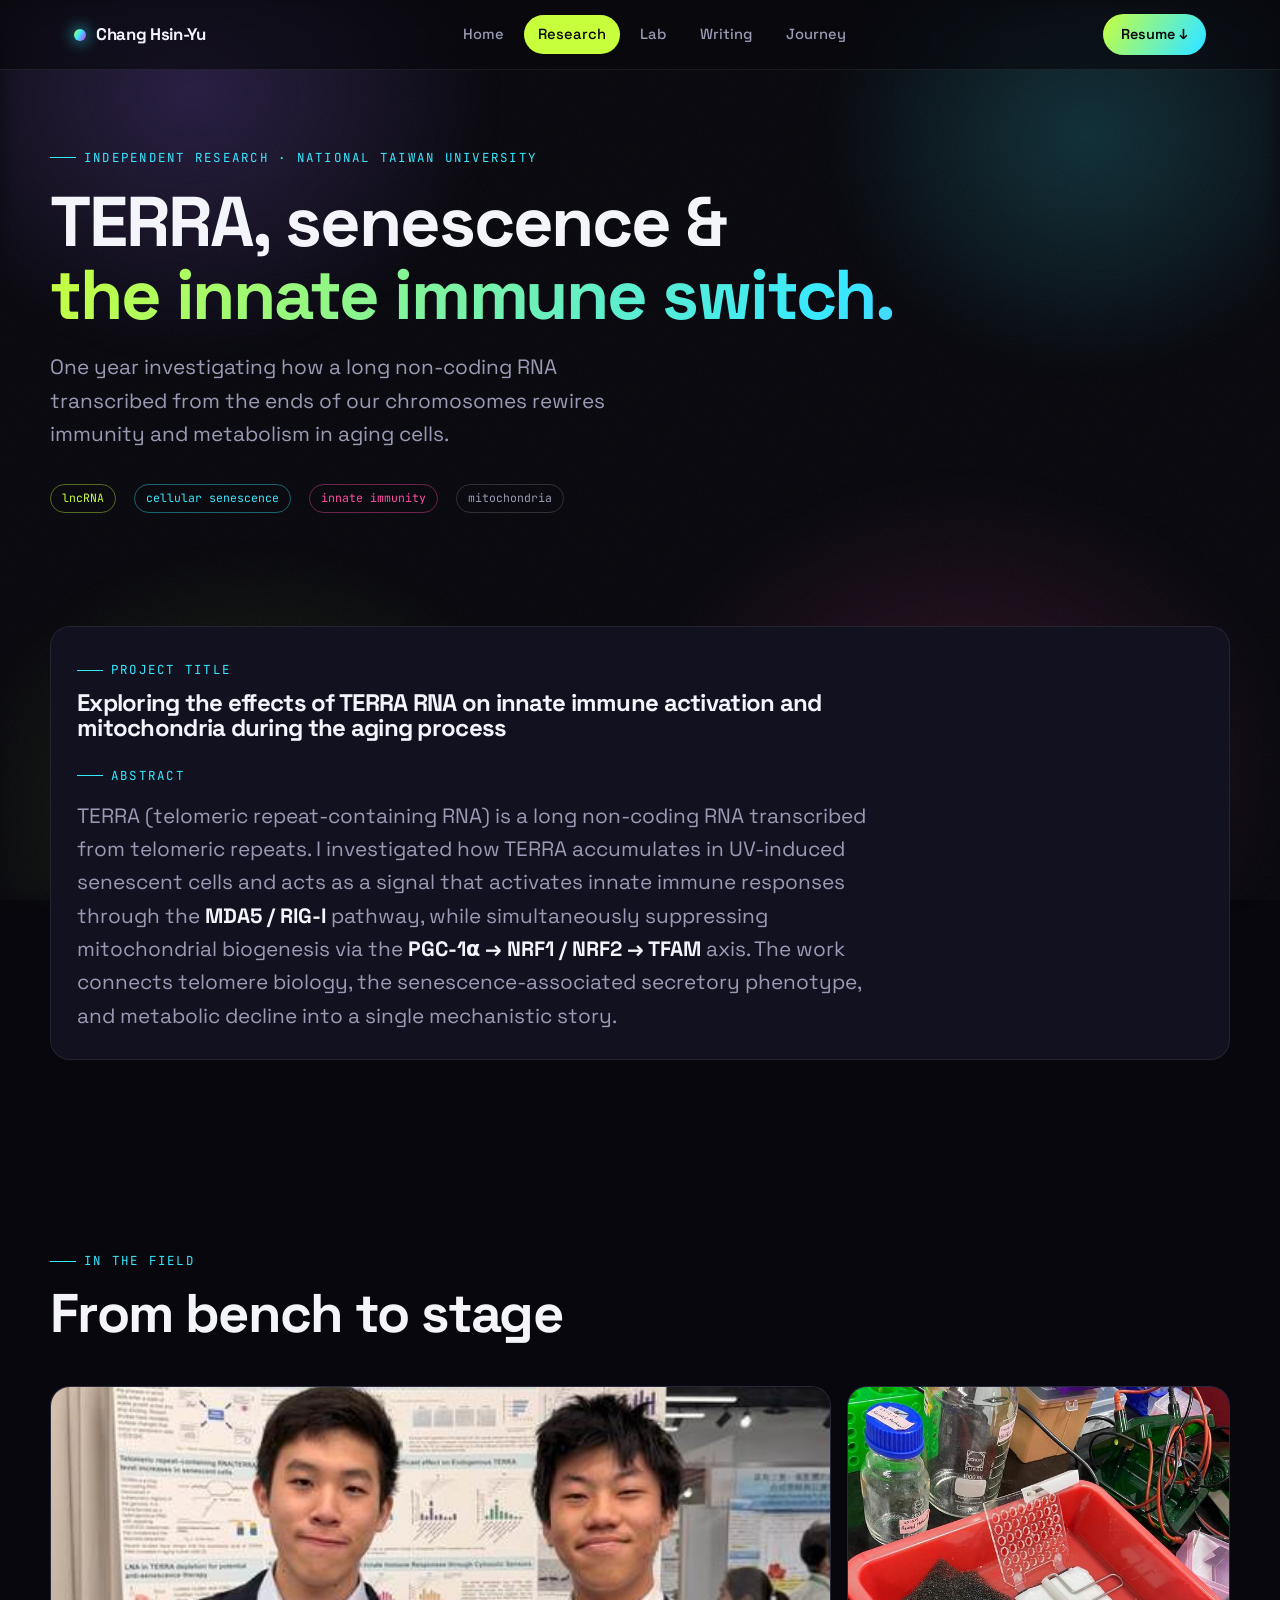
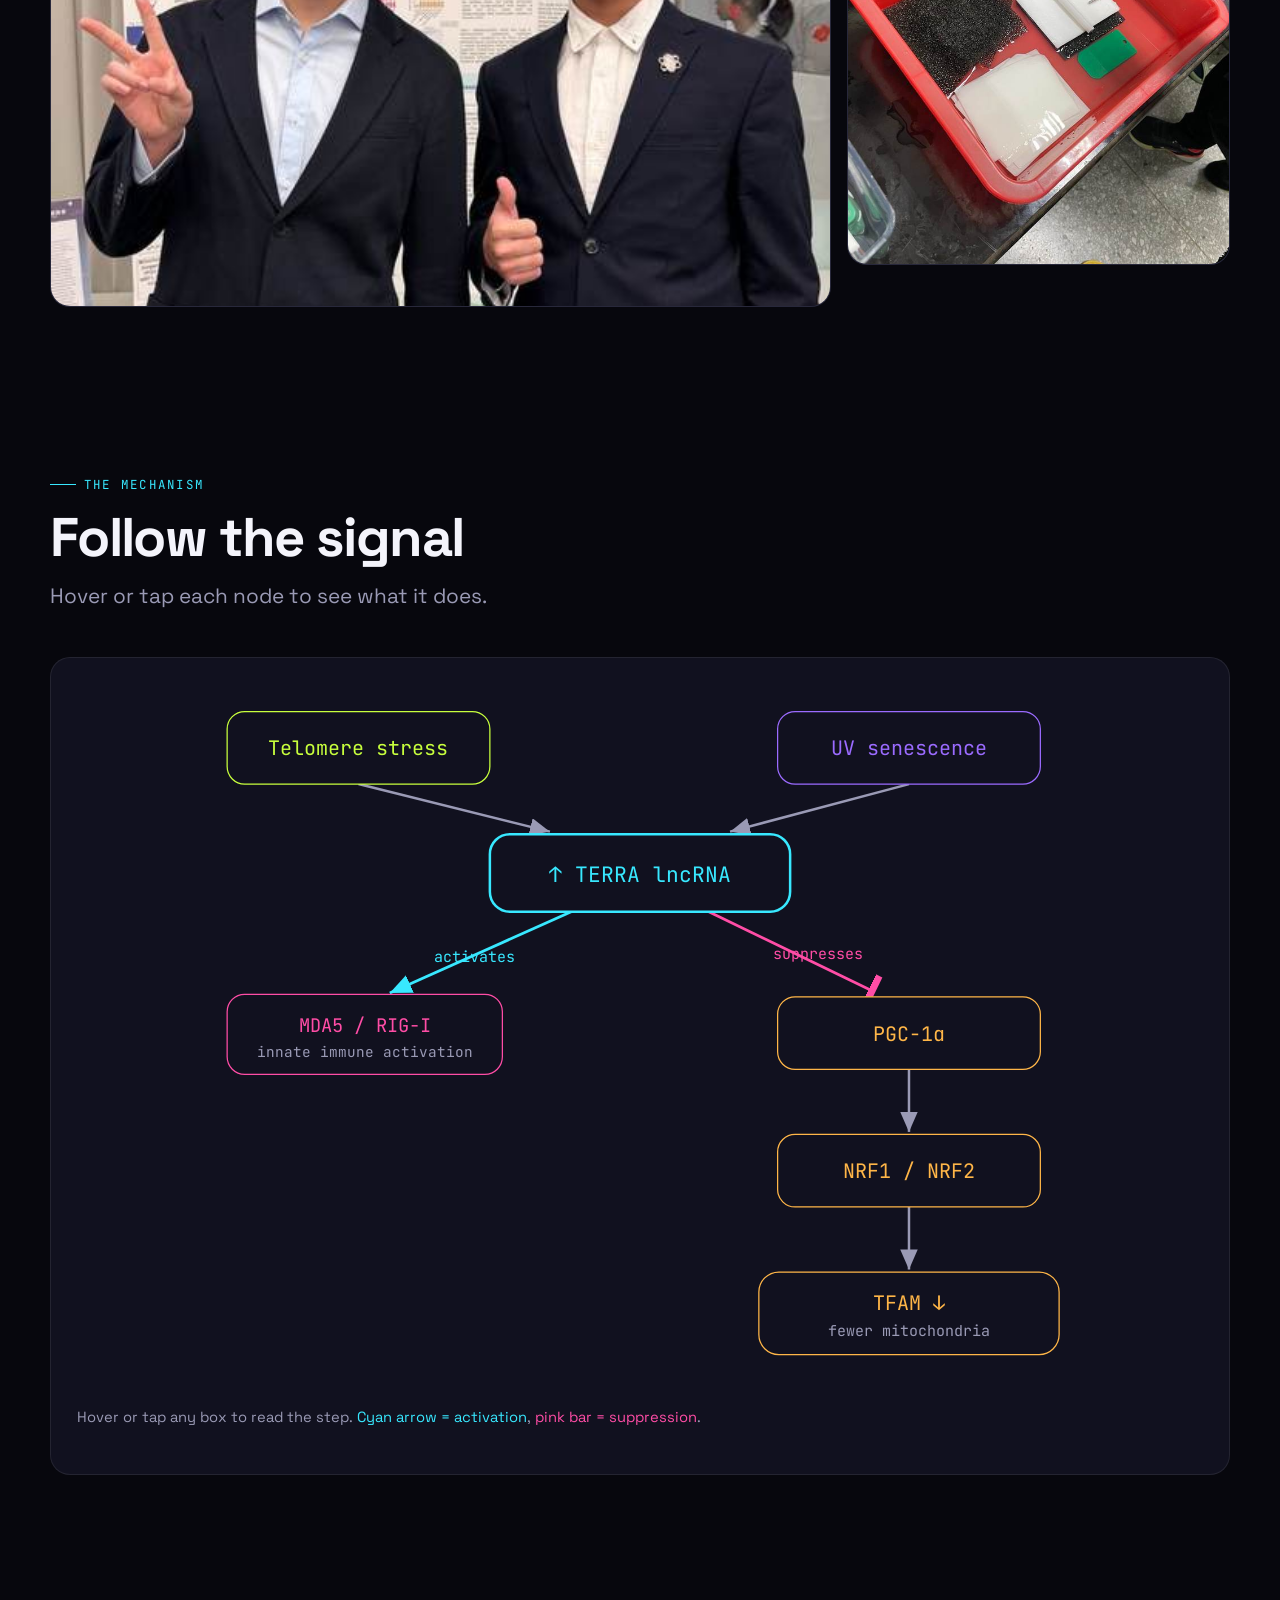
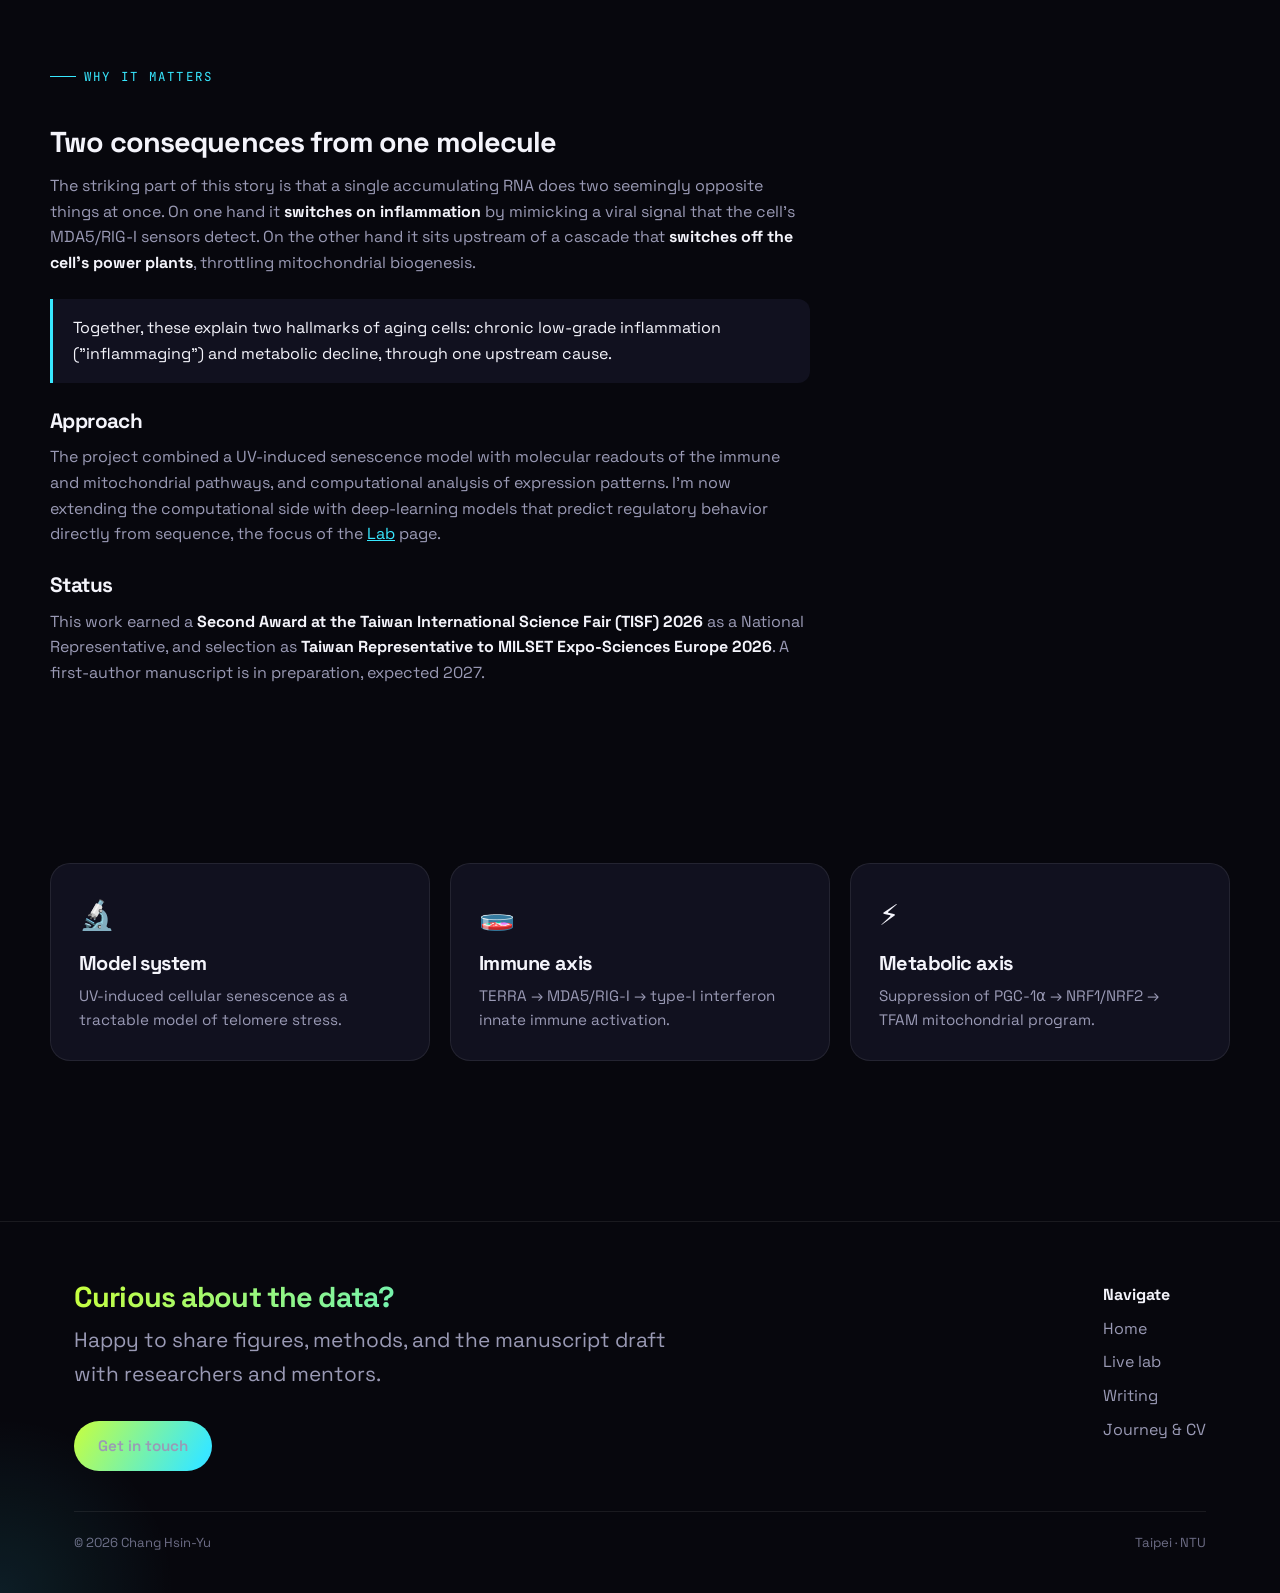
<file: research.html>
<!DOCTYPE html>
<html lang="en">
<head>
<meta charset="UTF-8">
<meta name="viewport" content="width=device-width,initial-scale=1.0">
<title>Research | TERRA, Senescence & Innate Immunity | Chang Hsin-Yu</title>
<meta name="description" content="Deep dive into Chang Hsin-Yu's research on TERRA long non-coding RNA, cellular senescence, the MDA5/RIG-I innate immune pathway, and mitochondrial biogenesis.">
<link rel="preconnect" href="https://fonts.googleapis.com"><link rel="preconnect" href="https://fonts.gstatic.com" crossorigin>
<link href="https://fonts.googleapis.com/css2?family=Space+Grotesk:wght@400;500;600;700&family=JetBrains+Mono:wght@400;500&display=swap" rel="stylesheet">
<link rel="stylesheet" href="assets/styles.css">
</head>
<body>
<div class="mesh"></div><div class="grain"></div>
<nav class="nav"><div class="nav-inner">
  <a class="brand" href="index.html"><span class="dot"></span>Chang Hsin-Yu</a>
  <div class="nav-links"><a href="index.html">Home</a><a href="research.html">Research</a><a href="lab.html">Lab</a><a href="writing.html">Writing</a><a href="journey.html">Journey</a></div>
  <a class="nav-cta" href="journey.html#cv">Resume ↓</a>
  <button class="nav-toggle" onclick="toggleNav()">☰</button>
</div></nav>

<header class="page-hero wrap">
  <span class="eyebrow">Independent research · National Taiwan University</span>
  <h1>TERRA, senescence &amp;<br><span class="gradient-text">the innate immune switch.</span></h1>
  <p class="lead">One year investigating how a long non-coding RNA transcribed from the ends of our chromosomes rewires immunity and metabolism in aging cells.</p>
  <div class="hero-actions">
    <span class="tag lime">lncRNA</span><span class="tag cyan">cellular senescence</span><span class="tag mag">innate immunity</span><span class="tag">mitochondria</span>
  </div>
</header>

<section class="section wrap">
  <div class="lab-panel reveal">
    <span class="eyebrow">Project title</span>
    <h2 style="font-size:1.5rem;margin:10px 0 18px;max-width:820px">Exploring the effects of TERRA RNA on innate immune activation and mitochondria during the aging process</h2>
    <span class="eyebrow">Abstract</span>
    <p class="lead mt-s" style="max-width:820px">TERRA (telomeric repeat-containing RNA) is a long non-coding RNA transcribed from telomeric repeats. I investigated how TERRA accumulates in UV-induced senescent cells and acts as a signal that activates innate immune responses through the <strong style="color:var(--text)">MDA5 / RIG-I</strong> pathway, while simultaneously suppressing mitochondrial biogenesis via the <strong style="color:var(--text)">PGC-1α → NRF1 / NRF2 → TFAM</strong> axis. The work connects telomere biology, the senescence-associated secretory phenotype, and metabolic decline into a single mechanistic story.</p>
  </div>
</section>

<section class="section wrap">
  <div class="section-head reveal"><span class="eyebrow">In the field</span><h2>From bench to stage</h2></div>
  <div class="gallery">
    <div class="ph click wide reveal" data-cap="Presenting the TERRA poster at TISF 2026"><img src="[data-uri]" alt="Presenting the TERRA RNA research poster at TISF 2026" loading="lazy"><span class="cap">The research poster at TISF 2026</span></div>
    <div class="ph click reveal" data-cap="Membrane transfer setup during protein analysis at NTU"><img src="[data-uri]" alt="Membrane transfer setup in the lab" loading="lazy"><span class="cap">Bench work at NTU</span></div>
  </div>
</section>

<section class="section wrap">
  <div class="section-head reveal"><span class="eyebrow">The mechanism</span><h2>Follow the signal</h2><p class="lead">Hover or tap each node to see what it does.</p></div>
  <div class="lab-panel reveal" style="overflow-x:auto">
    <svg id="pathway" viewBox="0 0 900 560" style="width:100%;min-width:700px;font-family:var(--mono)">
      <defs>
        <marker id="arr" markerWidth="11" markerHeight="11" refX="8" refY="3.5" orient="auto"><path d="M0,0 L8,3.5 L0,7 Z" fill="#9a9ab5"/></marker>
        <marker id="arrc" markerWidth="11" markerHeight="11" refX="8" refY="3.5" orient="auto"><path d="M0,0 L8,3.5 L0,7 Z" fill="#38e8ff"/></marker>
        <marker id="inh" markerWidth="14" markerHeight="14" refX="1" refY="7" orient="auto"><line x1="1" y1="1" x2="1" y2="13" stroke="#ff4da6" stroke-width="3"/></marker>
      </defs>

      <!-- inputs into TERRA -->
      <line x1="225" y1="80" x2="378" y2="118" stroke="#9a9ab5" stroke-width="2" marker-end="url(#arr)"/>
      <line x1="665" y1="80" x2="522" y2="118" stroke="#9a9ab5" stroke-width="2" marker-end="url(#arr)"/>
      <!-- TERRA branches -->
      <line x1="395" y1="182" x2="250" y2="247" stroke="#38e8ff" stroke-width="2.2" marker-end="url(#arrc)"/>
      <line x1="505" y1="182" x2="635" y2="245" stroke="#ff4da6" stroke-width="2.2" marker-end="url(#inh)"/>
      <!-- mitochondrial chain (activation, suppressed upstream) -->
      <line x1="665" y1="308" x2="665" y2="358" stroke="#9a9ab5" stroke-width="2" marker-end="url(#arr)"/>
      <line x1="665" y1="418" x2="665" y2="468" stroke="#9a9ab5" stroke-width="2" marker-end="url(#arr)"/>

      <!-- edge labels -->
      <text x="285" y="222" fill="#38e8ff" font-size="12">activates</text>
      <text x="556" y="220" fill="#ff4da6" font-size="12">suppresses</text>

      <!-- nodes -->
      <g class="pnode" data-info="Telomeres shorten and become dysfunctional under stress, derepressing transcription of TERRA."><rect x="120" y="22" width="210" height="58" rx="14" fill="#11111f" stroke="#c8ff3d"/><text x="225" y="57" fill="#c8ff3d" text-anchor="middle" font-size="16">Telomere stress</text></g>
      <g class="pnode" data-info="UV irradiation drives cells into a senescent, non-dividing but metabolically active state."><rect x="560" y="22" width="210" height="58" rx="14" fill="#11111f" stroke="#9b6bff"/><text x="665" y="57" fill="#9b6bff" text-anchor="middle" font-size="16">UV senescence</text></g>

      <g class="pnode" data-info="TERRA, the telomeric repeat-containing lncRNA, accumulates as cells enter senescence. It is the hub of this story."><rect x="330" y="120" width="240" height="62" rx="16" fill="#11111f" stroke="#38e8ff" stroke-width="2"/><text x="450" y="158" fill="#38e8ff" text-anchor="middle" font-size="17">&#8593; TERRA lncRNA</text></g>

      <g class="pnode" data-info="TERRA is sensed by cytosolic RNA receptors MDA5 and RIG-I, triggering a type-I interferon innate immune response."><rect x="120" y="248" width="220" height="64" rx="14" fill="#11111f" stroke="#ff4da6"/><text x="230" y="278" fill="#ff4da6" text-anchor="middle" font-size="15">MDA5 / RIG-I</text><text x="230" y="298" fill="#9a9ab5" text-anchor="middle" font-size="11.5">innate immune activation</text></g>

      <g class="pnode" data-info="PGC-1&#945; is the master regulator of mitochondrial biogenesis. TERRA suppresses it, throttling the whole program below."><rect x="560" y="250" width="210" height="58" rx="14" fill="#11111f" stroke="#ffb648"/><text x="665" y="285" fill="#ffb648" text-anchor="middle" font-size="16">PGC-1&#945;</text></g>
      <g class="pnode" data-info="NRF1 and NRF2 are downstream transcription factors that drive expression of mitochondrial genes."><rect x="560" y="360" width="210" height="58" rx="14" fill="#11111f" stroke="#ffb648"/><text x="665" y="395" fill="#ffb648" text-anchor="middle" font-size="16">NRF1 / NRF2</text></g>
      <g class="pnode" data-info="TFAM is required to replicate and transcribe mitochondrial DNA. Less TFAM means fewer mitochondria."><rect x="545" y="470" width="240" height="66" rx="16" fill="#11111f" stroke="#ffb648"/><text x="665" y="500" fill="#ffb648" text-anchor="middle" font-size="16">TFAM &#8595;</text><text x="665" y="521" fill="#9a9ab5" text-anchor="middle" font-size="12">fewer mitochondria</text></g>
    </svg>
    <div id="pinfo" style="margin-top:14px;color:var(--muted);font-size:.92rem;min-height:42px">Hover or tap any box to read the step. <span style="color:var(--cyan)">Cyan arrow = activation</span>, <span style="color:var(--magenta)">pink bar = suppression</span>.</div>
  </div>
</section>

<section class="section wrap">
  <div class="prose reveal">
    <span class="eyebrow">Why it matters</span>
    <h2>Two consequences from one molecule</h2>
    <p>The striking part of this story is that a single accumulating RNA does two seemingly opposite things at once. On one hand it <strong>switches on inflammation</strong> by mimicking a viral signal that the cell's MDA5/RIG-I sensors detect. On the other hand it sits upstream of a cascade that <strong>switches off the cell's power plants</strong>, throttling mitochondrial biogenesis.</p>
    <div class="callout">Together, these explain two hallmarks of aging cells: chronic low-grade inflammation ("inflammaging") and metabolic decline, through one upstream cause.</div>
    <h3>Approach</h3>
    <p>The project combined a UV-induced senescence model with molecular readouts of the immune and mitochondrial pathways, and computational analysis of expression patterns. I'm now extending the computational side with deep-learning models that predict regulatory behavior directly from sequence, the focus of the <a href="lab.html" style="color:var(--cyan)">Lab</a> page.</p>
    <h3>Status</h3>
    <p>This work earned a <strong>Second Award at the Taiwan International Science Fair (TISF) 2026</strong> as a National Representative, and selection as <strong>Taiwan Representative to MILSET Expo-Sciences Europe 2026</strong>. A first-author manuscript is in preparation, expected 2027.</p>
  </div>
</section>

<section class="section wrap">
  <div class="cards">
    <article class="card reveal"><div class="ico">🔬</div><h3>Model system</h3><p>UV-induced cellular senescence as a tractable model of telomere stress.</p></article>
    <article class="card reveal"><div class="ico">🧫</div><h3>Immune axis</h3><p>TERRA → MDA5/RIG-I → type-I interferon innate immune activation.</p></article>
    <article class="card reveal"><div class="ico">⚡</div><h3>Metabolic axis</h3><p>Suppression of PGC-1α → NRF1/NRF2 → TFAM mitochondrial program.</p></article>
  </div>
</section>

<footer class="footer"><div class="wrap"><div class="footer-grid">
  <div><h3 class="gradient-text">Curious about the data?</h3><p class="lead">Happy to share figures, methods, and the manuscript draft with researchers and mentors.</p><div class="hero-actions"><a class="btn btn-primary" href="mailto:changshinyo12@gmail.com" data-magnetic>Get in touch</a></div></div>
  <div class="footer-links"><strong style="color:var(--text)">Navigate</strong><a href="index.html">Home</a><a href="lab.html">Live lab</a><a href="writing.html">Writing</a><a href="journey.html">Journey & CV</a></div>
</div><div class="footer-bottom"><span>© 2026 Chang Hsin-Yu</span><span>Taipei · NTU</span></div></div></footer>
<script src="assets/main.js"></script>
<script>
  const info = document.getElementById('pinfo');
  document.querySelectorAll('.pnode').forEach(n=>{
    n.style.cursor='pointer';
    const show=()=>{ info.textContent=n.dataset.info; info.style.color='var(--text)'; n.querySelector('rect').style.filter='drop-shadow(0 0 10px currentColor)'; };
    const hide=()=>{ n.querySelector('rect').style.filter=''; };
    n.addEventListener('mouseenter',show); n.addEventListener('mouseleave',hide);
    n.addEventListener('click',show);
  });
</script>
</body>
</html>
</file>
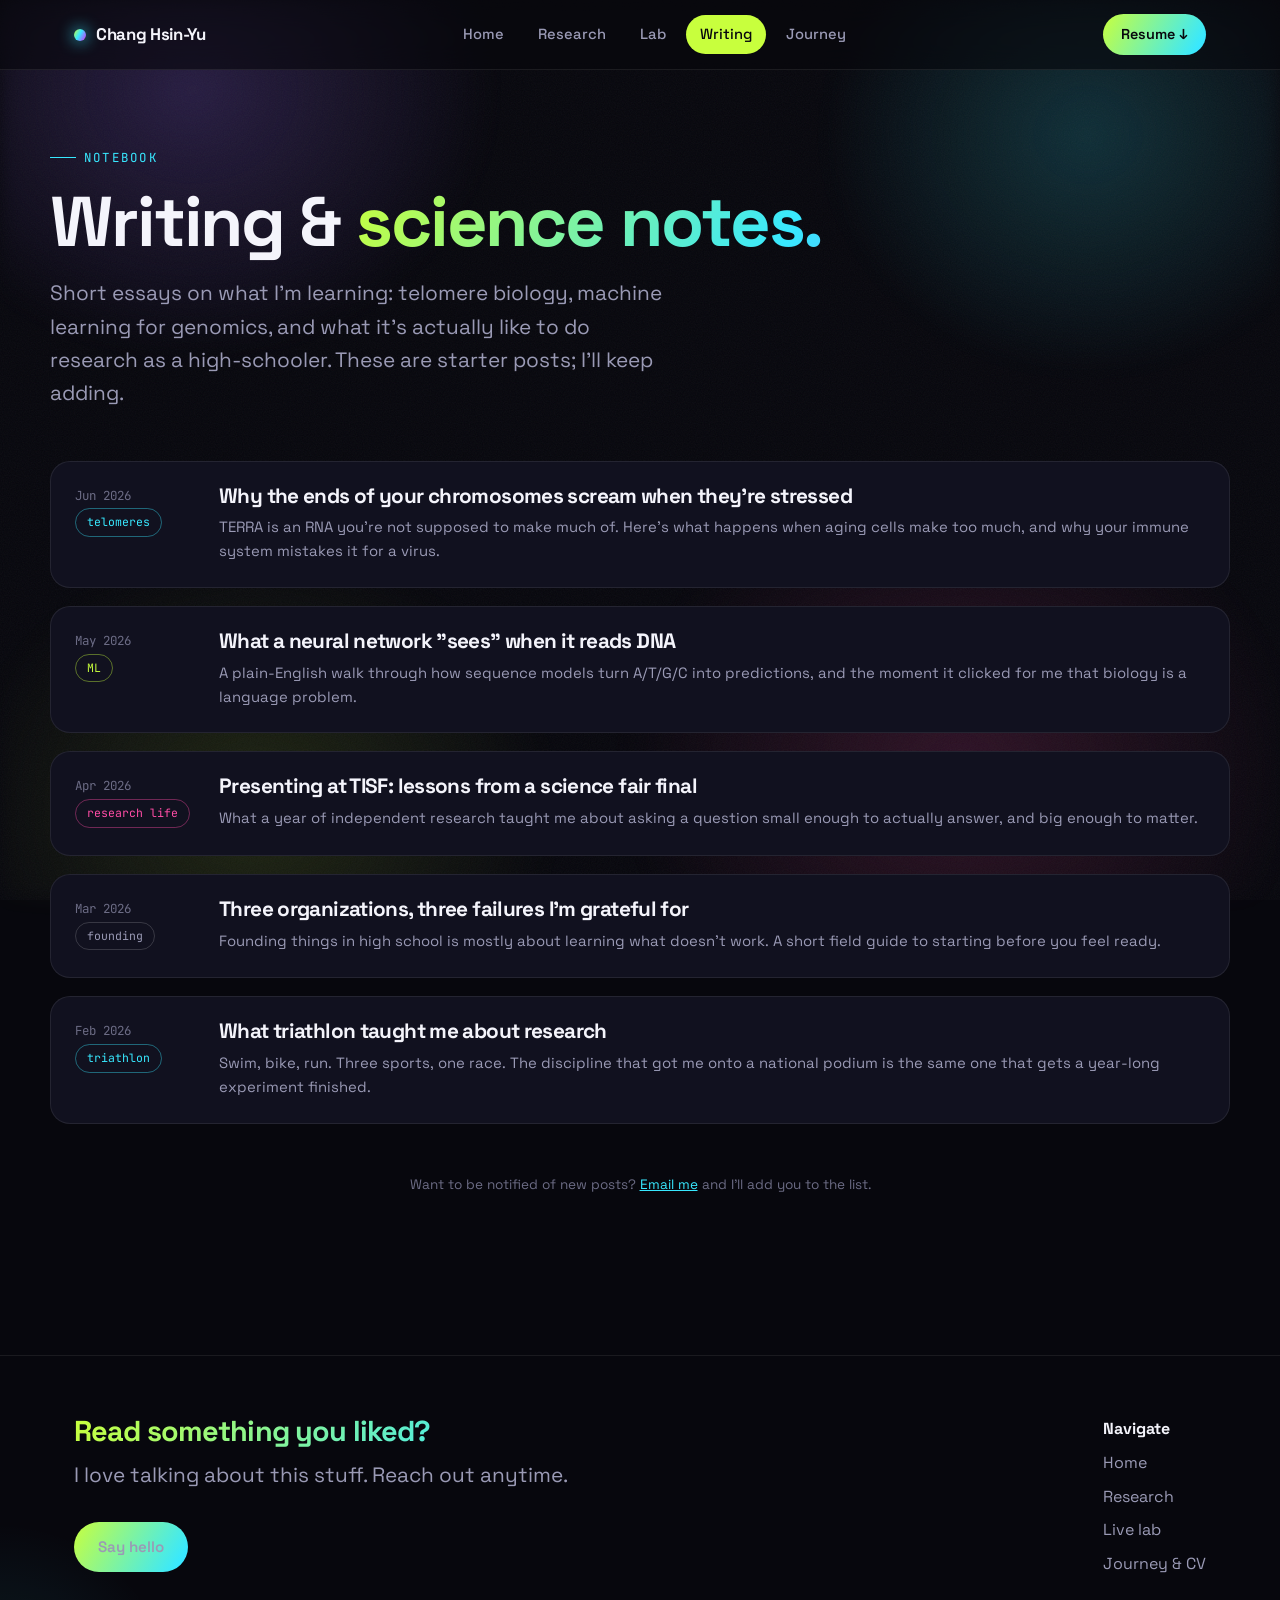
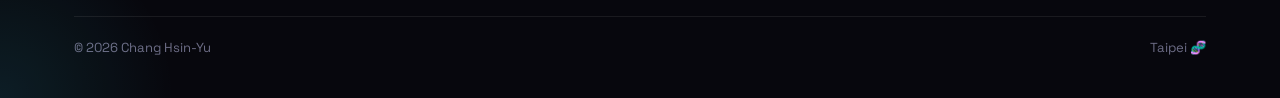
<file: writing.html>
<!DOCTYPE html>
<html lang="en">
<head>
<meta charset="UTF-8">
<meta name="viewport" content="width=device-width,initial-scale=1.0">
<title>Writing | Science Notes | Chang Hsin-Yu</title>
<meta name="description" content="Science notes and essays by Chang Hsin-Yu on telomere biology, computational genomics, and the research life.">
<link rel="preconnect" href="https://fonts.googleapis.com"><link rel="preconnect" href="https://fonts.gstatic.com" crossorigin>
<link href="https://fonts.googleapis.com/css2?family=Space+Grotesk:wght@400;500;600;700&family=JetBrains+Mono:wght@400;500&display=swap" rel="stylesheet">
<link rel="stylesheet" href="assets/styles.css">
</head>
<body>
<div class="mesh"></div><div class="grain"></div>
<nav class="nav"><div class="nav-inner">
  <a class="brand" href="index.html"><span class="dot"></span>Chang Hsin-Yu</a>
  <div class="nav-links"><a href="index.html">Home</a><a href="research.html">Research</a><a href="lab.html">Lab</a><a href="writing.html">Writing</a><a href="journey.html">Journey</a></div>
  <a class="nav-cta" href="journey.html#cv">Resume ↓</a>
  <button class="nav-toggle" onclick="toggleNav()">☰</button>
</div></nav>

<header class="page-hero wrap">
  <span class="eyebrow">Notebook</span>
  <h1>Writing &amp; <span class="gradient-text">science notes.</span></h1>
  <p class="lead">Short essays on what I'm learning: telomere biology, machine learning for genomics, and what it's actually like to do research as a high-schooler. These are starter posts; I'll keep adding.</p>
</header>

<section class="section wrap" style="padding-top:20px">
  <div class="post-list">
    <a class="post reveal" href="#p1" onclick="openPost(event,'p1')">
      <div><div class="date">Jun 2026</div><span class="tag cyan">telomeres</span></div>
      <div><h3>Why the ends of your chromosomes scream when they're stressed</h3><p>TERRA is an RNA you're not supposed to make much of. Here's what happens when aging cells make too much, and why your immune system mistakes it for a virus.</p></div>
    </a>
    <a class="post reveal" href="#p2" onclick="openPost(event,'p2')">
      <div><div class="date">May 2026</div><span class="tag lime">ML</span></div>
      <div><h3>What a neural network "sees" when it reads DNA</h3><p>A plain-English walk through how sequence models turn A/T/G/C into predictions, and the moment it clicked for me that biology is a language problem.</p></div>
    </a>
    <a class="post reveal" href="#p3" onclick="openPost(event,'p3')">
      <div><div class="date">Apr 2026</div><span class="tag mag">research life</span></div>
      <div><h3>Presenting at TISF: lessons from a science fair final</h3><p>What a year of independent research taught me about asking a question small enough to actually answer, and big enough to matter.</p></div>
    </a>
    <a class="post reveal" href="#p4" onclick="openPost(event,'p4')">
      <div><div class="date">Mar 2026</div><span class="tag">founding</span></div>
      <div><h3>Three organizations, three failures I'm grateful for</h3><p>Founding things in high school is mostly about learning what doesn't work. A short field guide to starting before you feel ready.</p></div>
    </a>
    <a class="post reveal" href="#p5" onclick="openPost(event,'p5')">
      <div><div class="date">Feb 2026</div><span class="tag cyan">triathlon</span></div>
      <div><h3>What triathlon taught me about research</h3><p>Swim, bike, run. Three sports, one race. The discipline that got me onto a national podium is the same one that gets a year-long experiment finished.</p></div>
    </a>
  </div>

  <article id="reader" class="lab-panel reveal" style="display:none;margin-top:30px"></article>

  <p class="center mt-l" style="color:var(--muted-2);font-size:.85rem">Want to be notified of new posts? <a href="mailto:changshinyo12@gmail.com" style="color:var(--cyan)">Email me</a> and I'll add you to the list.</p>
</section>

<footer class="footer"><div class="wrap"><div class="footer-grid">
  <div><h3 class="gradient-text">Read something you liked?</h3><p class="lead">I love talking about this stuff. Reach out anytime.</p><div class="hero-actions"><a class="btn btn-primary" href="mailto:changshinyo12@gmail.com" data-magnetic>Say hello</a></div></div>
  <div class="footer-links"><strong style="color:var(--text)">Navigate</strong><a href="index.html">Home</a><a href="research.html">Research</a><a href="lab.html">Live lab</a><a href="journey.html">Journey & CV</a></div>
</div><div class="footer-bottom"><span>© 2026 Chang Hsin-Yu</span><span>Taipei 🧬</span></div></div></footer>

<script src="assets/main.js"></script>
<script>
const POSTS={
 p1:`<span class="eyebrow">Telomeres · Jun 2026</span><h2 style="font-size:2rem;margin:14px 0">Why the ends of your chromosomes scream when they're stressed</h2>
 <p style="color:var(--muted)">Every time a cell divides, the protective caps on the ends of its chromosomes, the telomeres, get a little shorter. We've known that for decades. What's newer, and what my research is about, is that telomeres aren't silent. They're transcribed into a long non-coding RNA called <strong style="color:var(--text)">TERRA</strong>.</p>
 <p style="color:var(--muted)">In healthy cells TERRA is kept low. But under stress, whether from UV damage or the slide into senescence, it piles up. And here's the twist: the cell's own antiviral sensors, MDA5 and RIG-I, can't tell the difference between this domestic RNA and an invading virus. So they sound the alarm, kicking off an inflammatory response. Meanwhile, the same state quietly throttles the cell's mitochondria. One molecule, two big consequences. <a href="research.html" style="color:var(--cyan)">Read the full mechanism →</a></p>`,
 p2:`<span class="eyebrow">Machine learning · May 2026</span><h2 style="font-size:2rem;margin:14px 0">What a neural network "sees" when it reads DNA</h2>
 <p style="color:var(--muted)">When I first tried to build a model that predicts something from a DNA sequence, I kept thinking of it as a biology problem. It's not. It's a <strong style="color:var(--text)">language</strong> problem. The four bases are an alphabet. Genes are sentences. Regulatory motifs are recurring phrases.</p>
 <p style="color:var(--muted)">A sequence model slides across the bases looking for patterns the way a language model looks for words, learning which short motifs predict which outcomes. The moment that clicked, genomics stopped feeling like memorizing pathways and started feeling like decoding. Try the idea yourself on the <a href="lab.html" style="color:var(--cyan)">Lab page →</a></p>`,
 p3:`<span class="eyebrow">Research life · Apr 2026</span><h2 style="font-size:2rem;margin:14px 0">Presenting at TISF: lessons from a science fair final</h2>
 <p style="color:var(--muted)">Standing in front of judges at the Taiwan International Science Fair, I learned that the hardest part of research isn't the lab work. It's the question. A year earlier I'd wanted to study "aging." Too big. The project only became real once it narrowed to one molecule, one pathway, one testable claim.</p>
 <p style="color:var(--muted)">My advice to anyone starting: pick a question small enough that you could actually be wrong about it. That's where the science is.</p>`,
 p5:`<span class="eyebrow">Triathlon · Feb 2026</span><h2 style="font-size:2rem;margin:14px 0">What triathlon taught me about research</h2>
 <p style="color:var(--muted)">A triathlon is won in the boring middle, the kilometres nobody is watching. Research is the same. The science-fair stage is five minutes; the year before it is thousands of small, unglamorous repetitions.</p>
 <div class="ph click tl-photo" style="max-width:520px" data-cap="With the team before a race"><img src="[data-uri]" alt="With the triathlon team" loading="lazy"><span class="cap">Race morning with the team</span></div>
 <p style="color:var(--muted)">Finishing 2nd at the 2024 Yilan National Triathlon Championship taught me the same lesson my TERRA project did: show up for the middle, and the finish takes care of itself.</p>`,
 p4:`<span class="eyebrow">Founding · Mar 2026</span><h2 style="font-size:2rem;margin:14px 0">Three organizations, three failures I'm grateful for</h2>
 <p style="color:var(--muted)">I've founded three organizations in Taiwan. Not one of them went the way the first slide deck said it would. And that's the point. You learn logistics by botching logistics, and you learn leadership by being responsible for other people's time.</p>
 <p style="color:var(--muted)">The Diamond Challenge semi-final taught me to pitch; the orgs taught me to follow through. Start before you feel ready. Readiness is a byproduct, not a prerequisite.</p>`
};
function openPost(e,id){
  e.preventDefault();
  const r=document.getElementById('reader');
  r.innerHTML=POSTS[id]+'<div class="mt-m"><a class="btn btn-ghost" id="closePost" href="#">Close</a></div>';
  r.style.display='block'; r.classList.add('in');
  document.getElementById('closePost').addEventListener('click',function(ev){ev.preventDefault();r.style.display='none';});
  r.scrollIntoView({behavior:'smooth',block:'center'});
}
</script>
</body>
</html>
</file>
<file: assets/styles.css>
/* ============================================================
   Chang Hsin-Yu — Portfolio Design System (Bold & creative)
   ============================================================ */
:root{
  --bg:#07070d; --bg-2:#0c0c17; --surface:#11111f; --surface-2:#16162a;
  --line:rgba(255,255,255,.08); --line-strong:rgba(255,255,255,.16);
  --text:#f4f4fb; --muted:#9a9ab5; --muted-2:#6c6c85;
  --lime:#c8ff3d; --cyan:#38e8ff; --magenta:#ff4da6; --violet:#9b6bff; --amber:#ffb648;
  --grad:linear-gradient(120deg,var(--lime),var(--cyan) 45%,var(--violet) 80%,var(--magenta));
  --grad-2:linear-gradient(120deg,var(--cyan),var(--violet));
  --radius:20px; --radius-sm:12px; --maxw:1180px;
  --ease:cubic-bezier(.22,1,.36,1);
  --font:"Space Grotesk","Segoe UI",system-ui,sans-serif;
  --mono:"JetBrains Mono","SFMono-Regular",ui-monospace,monospace;
}
*{box-sizing:border-box;margin:0;padding:0}
html{scroll-behavior:smooth}
body{font-family:var(--font);background:var(--bg);color:var(--text);line-height:1.6;overflow-x:hidden;-webkit-font-smoothing:antialiased}
.mesh{position:fixed;inset:0;z-index:-2;background:
  radial-gradient(40% 50% at 15% 10%,rgba(155,107,255,.22),transparent 60%),
  radial-gradient(35% 45% at 85% 15%,rgba(56,232,255,.18),transparent 60%),
  radial-gradient(45% 55% at 75% 85%,rgba(255,77,166,.16),transparent 60%),
  radial-gradient(40% 50% at 20% 90%,rgba(200,255,61,.12),transparent 60%);
  filter:blur(10px);animation:meshShift 24s ease-in-out infinite alternate}
@keyframes meshShift{0%{transform:scale(1) translate(0,0)}100%{transform:scale(1.15) translate(-2%,-2%)}}
.grain{position:fixed;inset:0;z-index:-1;pointer-events:none;opacity:.05;
  background-image:url("data:image/svg+xml,%3Csvg xmlns='http://www.w3.org/2000/svg' width='120' height='120'%3E%3Cfilter id='n'%3E%3CfeTurbulence type='fractalNoise' baseFrequency='0.85' numOctaves='3'/%3E%3C/filter%3E%3Crect width='100%25' height='100%25' filter='url(%23n)'/%3E%3C/svg%3E")}
.cursor-glow{position:fixed;width:380px;height:380px;border-radius:50%;
  background:radial-gradient(circle,rgba(56,232,255,.10),transparent 65%);
  pointer-events:none;z-index:0;transform:translate(-50%,-50%);transition:opacity .3s;mix-blend-mode:screen}
.wrap{max-width:var(--maxw);margin:0 auto;padding:0 24px}
section{position:relative;z-index:1}
.nav{position:sticky;top:0;z-index:50;backdrop-filter:blur(14px);background:rgba(7,7,13,.6);border-bottom:1px solid var(--line)}
.nav-inner{max-width:var(--maxw);margin:0 auto;padding:14px 24px;display:flex;align-items:center;justify-content:space-between;gap:20px}
.brand{font-weight:700;font-size:1.05rem;letter-spacing:-.02em;text-decoration:none;color:var(--text);display:flex;align-items:center;gap:10px}
.brand .dot{width:12px;height:12px;border-radius:50%;background:var(--grad);box-shadow:0 0 16px var(--cyan);animation:pulse 2.4s ease-in-out infinite}
@keyframes pulse{50%{transform:scale(1.35);opacity:.7}}
.nav-links{display:flex;gap:6px;align-items:center}
.nav-links a{color:var(--muted);text-decoration:none;font-size:.92rem;font-weight:500;padding:8px 14px;border-radius:999px;transition:color .2s,background .2s}
.nav-links a:hover{color:var(--text);background:var(--surface-2)}
.nav-links a.active{color:var(--bg);background:var(--lime)}
.nav-cta{text-decoration:none;font-weight:600;font-size:.9rem;padding:9px 18px;border-radius:999px;color:var(--bg);background:var(--grad);background-size:200% 200%;animation:gradMove 6s ease infinite}
@keyframes gradMove{50%{background-position:100% 50%}}
.nav-toggle{display:none;background:none;border:0;color:var(--text);font-size:1.6rem;cursor:pointer}
@media(max-width:820px){.nav-links,.nav-cta{display:none}
  .nav-links.open{display:flex;flex-direction:column;position:absolute;top:100%;left:0;right:0;background:var(--bg-2);padding:12px;border-bottom:1px solid var(--line)}
  .nav-toggle{display:block}}
.btn{display:inline-flex;align-items:center;gap:9px;padding:13px 24px;border-radius:999px;font-weight:600;font-size:.95rem;text-decoration:none;cursor:pointer;border:0;transition:transform .25s var(--ease),box-shadow .25s}
.btn-primary{background:var(--grad);color:var(--bg);background-size:200% 200%;animation:gradMove 6s ease infinite}
.btn-primary:hover{transform:translateY(-3px);box-shadow:0 12px 40px rgba(56,232,255,.35)}
.btn-ghost{background:var(--surface-2);color:var(--text);border:1px solid var(--line-strong)}
.btn-ghost:hover{transform:translateY(-3px);border-color:var(--cyan)}
.eyebrow{font-family:var(--mono);font-size:.78rem;letter-spacing:.18em;text-transform:uppercase;color:var(--cyan);display:inline-flex;align-items:center;gap:8px}
.eyebrow::before{content:"";width:26px;height:1px;background:var(--cyan)}
h1,h2,h3{letter-spacing:-.03em;line-height:1.05;font-weight:700}
.display{font-size:clamp(2.8rem,8vw,6.2rem)}
.gradient-text{background:var(--grad);background-size:200% 200%;-webkit-background-clip:text;background-clip:text;-webkit-text-fill-color:transparent;animation:gradMove 8s ease infinite}
.lead{font-size:clamp(1.05rem,2vw,1.3rem);color:var(--muted);max-width:620px}
.hero{padding:90px 0 70px}
.hero-grid{display:grid;grid-template-columns:1.1fr .9fr;gap:48px;align-items:center}
@media(max-width:900px){.hero-grid{grid-template-columns:1fr}}
.hero h1{margin:22px 0}
.hero-actions{display:flex;gap:14px;flex-wrap:wrap;margin-top:30px}
.hero-meta{margin-top:36px;display:flex;gap:28px;flex-wrap:wrap;color:var(--muted-2);font-family:var(--mono);font-size:.82rem}
.helix-card{position:relative;aspect-ratio:1/1;border-radius:var(--radius);border:1px solid var(--line);overflow:hidden;background:radial-gradient(circle at 50% 40%,rgba(155,107,255,.16),var(--surface) 70%)}
.helix-card canvas{width:100%;height:100%;display:block}
.helix-tag{position:absolute;bottom:14px;left:14px;font-family:var(--mono);font-size:.72rem;color:var(--muted);background:rgba(0,0,0,.4);padding:6px 12px;border-radius:999px;border:1px solid var(--line)}
.stats{display:grid;grid-template-columns:repeat(4,1fr);gap:18px;padding:40px 0}
@media(max-width:720px){.stats{grid-template-columns:repeat(2,1fr)}}
.stat{padding:26px 22px;border-radius:var(--radius);background:var(--surface);border:1px solid var(--line);transition:transform .3s var(--ease),border-color .3s}
.stat:hover{transform:translateY(-6px);border-color:var(--line-strong)}
.stat .num{font-size:2.6rem;font-weight:700;line-height:1}
.stat .lbl{color:var(--muted);font-size:.85rem;margin-top:8px}
.section{padding:80px 0}
.section-head{margin-bottom:44px;max-width:700px}
.section-head h2{font-size:clamp(2rem,5vw,3.4rem);margin:14px 0}
.cards{display:grid;grid-template-columns:repeat(auto-fit,minmax(280px,1fr));gap:20px}
.card{position:relative;padding:28px;border-radius:var(--radius);background:var(--surface);border:1px solid var(--line);overflow:hidden;transition:transform .35s var(--ease),border-color .3s}
.card::before{content:"";position:absolute;inset:0;opacity:0;transition:opacity .4s;background:radial-gradient(60% 60% at var(--mx,50%) var(--my,0%),rgba(56,232,255,.10),transparent 70%)}
.card:hover{transform:translateY(-8px);border-color:var(--line-strong)}
.card:hover::before{opacity:1}
.card .ico{font-size:1.8rem;margin-bottom:14px}
.card h3{font-size:1.25rem;margin-bottom:10px}
.card p{color:var(--muted);font-size:.95rem}
.card .meta{margin-top:16px;font-family:var(--mono);font-size:.76rem;color:var(--muted-2)}
.tag{display:inline-block;font-family:var(--mono);font-size:.72rem;padding:4px 11px;border-radius:999px;border:1px solid var(--line-strong);color:var(--muted);margin:3px 4px 3px 0}
.tag.lime{color:var(--lime);border-color:rgba(200,255,61,.4)}
.tag.cyan{color:var(--cyan);border-color:rgba(56,232,255,.4)}
.tag.mag{color:var(--magenta);border-color:rgba(255,77,166,.4)}
.marquee{overflow:hidden;border-block:1px solid var(--line);padding:18px 0;background:var(--bg-2)}
.marquee-track{display:flex;gap:48px;white-space:nowrap;width:max-content;animation:scrollX 28s linear infinite}
.marquee:hover .marquee-track{animation-play-state:paused}
.marquee span{font-family:var(--mono);font-size:1.1rem;color:var(--muted);display:inline-flex;gap:48px}
.marquee b{color:var(--lime);font-weight:500}
@keyframes scrollX{to{transform:translateX(-50%)}}
.feature{display:grid;grid-template-columns:1fr 1fr;gap:40px;align-items:center}
@media(max-width:820px){.feature{grid-template-columns:1fr}}
.feature-visual{border-radius:var(--radius);border:1px solid var(--line);min-height:320px;background:var(--surface);display:flex;align-items:center;justify-content:center;overflow:hidden}
.footer{border-top:1px solid var(--line);padding:60px 0 40px;margin-top:80px}
.footer-grid{display:flex;justify-content:space-between;flex-wrap:wrap;gap:30px}
.footer h3{font-size:1.8rem;margin-bottom:12px}
.footer a{color:var(--muted);text-decoration:none;transition:color .2s}
.footer a:hover{color:var(--cyan)}
.footer-links{display:flex;flex-direction:column;gap:8px}
.footer-bottom{margin-top:40px;padding-top:20px;border-top:1px solid var(--line);color:var(--muted-2);font-size:.82rem;display:flex;justify-content:space-between;flex-wrap:wrap;gap:10px}
.reveal{opacity:0;transform:translateY(30px);transition:opacity .7s var(--ease),transform .7s var(--ease)}
.reveal.in{opacity:1;transform:none}
.page-hero{padding:70px 0 30px}
.page-hero h1{font-size:clamp(2.4rem,6vw,4.4rem);margin:18px 0}
.prose{max-width:760px}
.prose p{color:var(--muted);margin-bottom:18px}
.prose h2{font-size:1.8rem;margin:40px 0 16px}
.prose h3{font-size:1.3rem;margin:28px 0 12px;color:var(--text)}
.prose strong{color:var(--text)}
.callout{border-left:3px solid var(--cyan);padding:16px 20px;margin:24px 0;background:var(--surface);border-radius:0 var(--radius-sm) var(--radius-sm) 0}
.timeline{position:relative;padding-left:30px}
.timeline::before{content:"";position:absolute;left:7px;top:6px;bottom:6px;width:2px;background:var(--grad)}
.tl-item{position:relative;padding:0 0 38px 26px}
.tl-item::before{content:"";position:absolute;left:-27px;top:4px;width:16px;height:16px;border-radius:50%;background:var(--bg);border:3px solid var(--cyan);box-shadow:0 0 14px var(--cyan)}
.tl-item .yr{font-family:var(--mono);font-size:.8rem;color:var(--lime)}
.tl-item h3{font-size:1.2rem;margin:4px 0 6px}
.tl-item p{color:var(--muted);font-size:.93rem}
.lab-panel{background:var(--surface);border:1px solid var(--line);border-radius:var(--radius);padding:26px;margin-bottom:24px}
.seq-input{width:100%;font-family:var(--mono);font-size:.95rem;letter-spacing:.12em;background:var(--bg-2);color:var(--lime);border:1px solid var(--line-strong);border-radius:var(--radius-sm);padding:14px 16px;resize:vertical;min-height:80px}
.seq-input:focus{outline:none;border-color:var(--cyan)}
.chip-row{display:flex;gap:10px;flex-wrap:wrap;margin:16px 0}
.chip{font-family:var(--mono);font-size:.8rem;padding:7px 14px;border-radius:999px;background:var(--surface-2);border:1px solid var(--line);color:var(--muted);cursor:pointer;transition:.2s}
.chip:hover{color:var(--text);border-color:var(--cyan)}
.metric-grid{display:grid;grid-template-columns:repeat(auto-fit,minmax(130px,1fr));gap:14px;margin-top:18px}
.metric{background:var(--bg-2);border:1px solid var(--line);border-radius:var(--radius-sm);padding:16px;text-align:center}
.metric .v{font-size:1.8rem;font-weight:700}
.metric .k{font-size:.75rem;color:var(--muted);font-family:var(--mono);margin-top:4px}
.bar-track{height:12px;border-radius:999px;background:var(--bg-2);overflow:hidden;margin-top:6px;border:1px solid var(--line)}
.bar-fill{height:100%;border-radius:999px;transition:width .6s var(--ease)}
.post-list{display:grid;gap:18px}
.post{display:grid;grid-template-columns:120px 1fr;gap:24px;align-items:start;padding:24px;border-radius:var(--radius);background:var(--surface);border:1px solid var(--line);text-decoration:none;color:var(--text);transition:transform .3s var(--ease),border-color .3s}
.post:hover{transform:translateY(-5px);border-color:var(--cyan)}
.post .date{font-family:var(--mono);font-size:.78rem;color:var(--muted-2)}
.post h3{font-size:1.3rem;margin-bottom:8px}
.post p{color:var(--muted);font-size:.93rem}
@media(max-width:620px){.post{grid-template-columns:1fr;gap:8px}}
.center{text-align:center}
.mt-s{margin-top:14px}.mt-m{margin-top:28px}.mt-l{margin-top:50px}
.divider{height:1px;background:var(--line);margin:40px 0}
@media(prefers-reduced-motion:reduce){*,*::before,*::after{animation:none!important;transition:none!important}.reveal{opacity:1;transform:none}}

/* ---------- IMAGES & MEDIA (added) ---------- */
img{max-width:100%;display:block}
.ph{position:relative;overflow:hidden;border-radius:var(--radius);border:1px solid var(--line);background:var(--surface-2)}
.ph img{width:100%;height:100%;object-fit:cover;transition:transform .6s var(--ease)}
.ph:hover img{transform:scale(1.05)}
.ph.click{cursor:zoom-in}
.ph .cap{position:absolute;left:0;right:0;bottom:0;padding:30px 16px 12px;font-family:var(--mono);font-size:.74rem;color:#fff;
  background:linear-gradient(transparent,rgba(0,0,0,.78));opacity:0;transition:opacity .3s}
.ph:hover .cap{opacity:1}
.ph.click::after{content:"⤢";position:absolute;top:10px;right:12px;font-size:.95rem;color:#fff;background:rgba(0,0,0,.45);
  width:30px;height:30px;border-radius:50%;display:grid;place-items:center;opacity:0;transition:opacity .3s}
.ph.click:hover::after{opacity:1}
.hero-photo{aspect-ratio:4/5}
.gallery{display:grid;grid-template-columns:repeat(auto-fit,minmax(220px,1fr));gap:16px}
.gallery .ph{aspect-ratio:4/5}
.gallery .ph.wide{aspect-ratio:3/2;grid-column:span 2}
@media(max-width:620px){.gallery .ph.wide{grid-column:span 1}}
.figure{margin:24px 0}
.figure .ph{aspect-ratio:16/10}
.figure figcaption{font-family:var(--mono);font-size:.78rem;color:var(--muted-2);margin-top:10px}
.tl-photo{aspect-ratio:3/2;margin-top:12px}
/* clickable affordance */
.card.link{cursor:pointer}
.card.link::after{content:"→";position:absolute;right:22px;bottom:18px;color:var(--cyan);opacity:0;transform:translateX(-6px);transition:.3s}
.card.link:hover::after{opacity:1;transform:none}
/* lightbox */
.lightbox{position:fixed;inset:0;z-index:100;background:rgba(5,5,11,.92);backdrop-filter:blur(6px);
  display:none;align-items:center;justify-content:center;padding:30px;cursor:zoom-out}
.lightbox.open{display:flex}
.lightbox img{max-width:92vw;max-height:86vh;border-radius:12px;box-shadow:0 30px 80px rgba(0,0,0,.6)}
.lightbox .lb-cap{position:absolute;bottom:20px;left:0;right:0;text-align:center;color:var(--muted);font-family:var(--mono);font-size:.82rem}
.lightbox .lb-close{position:absolute;top:18px;right:24px;font-size:2rem;color:#fff;cursor:pointer;line-height:1}
</file>
